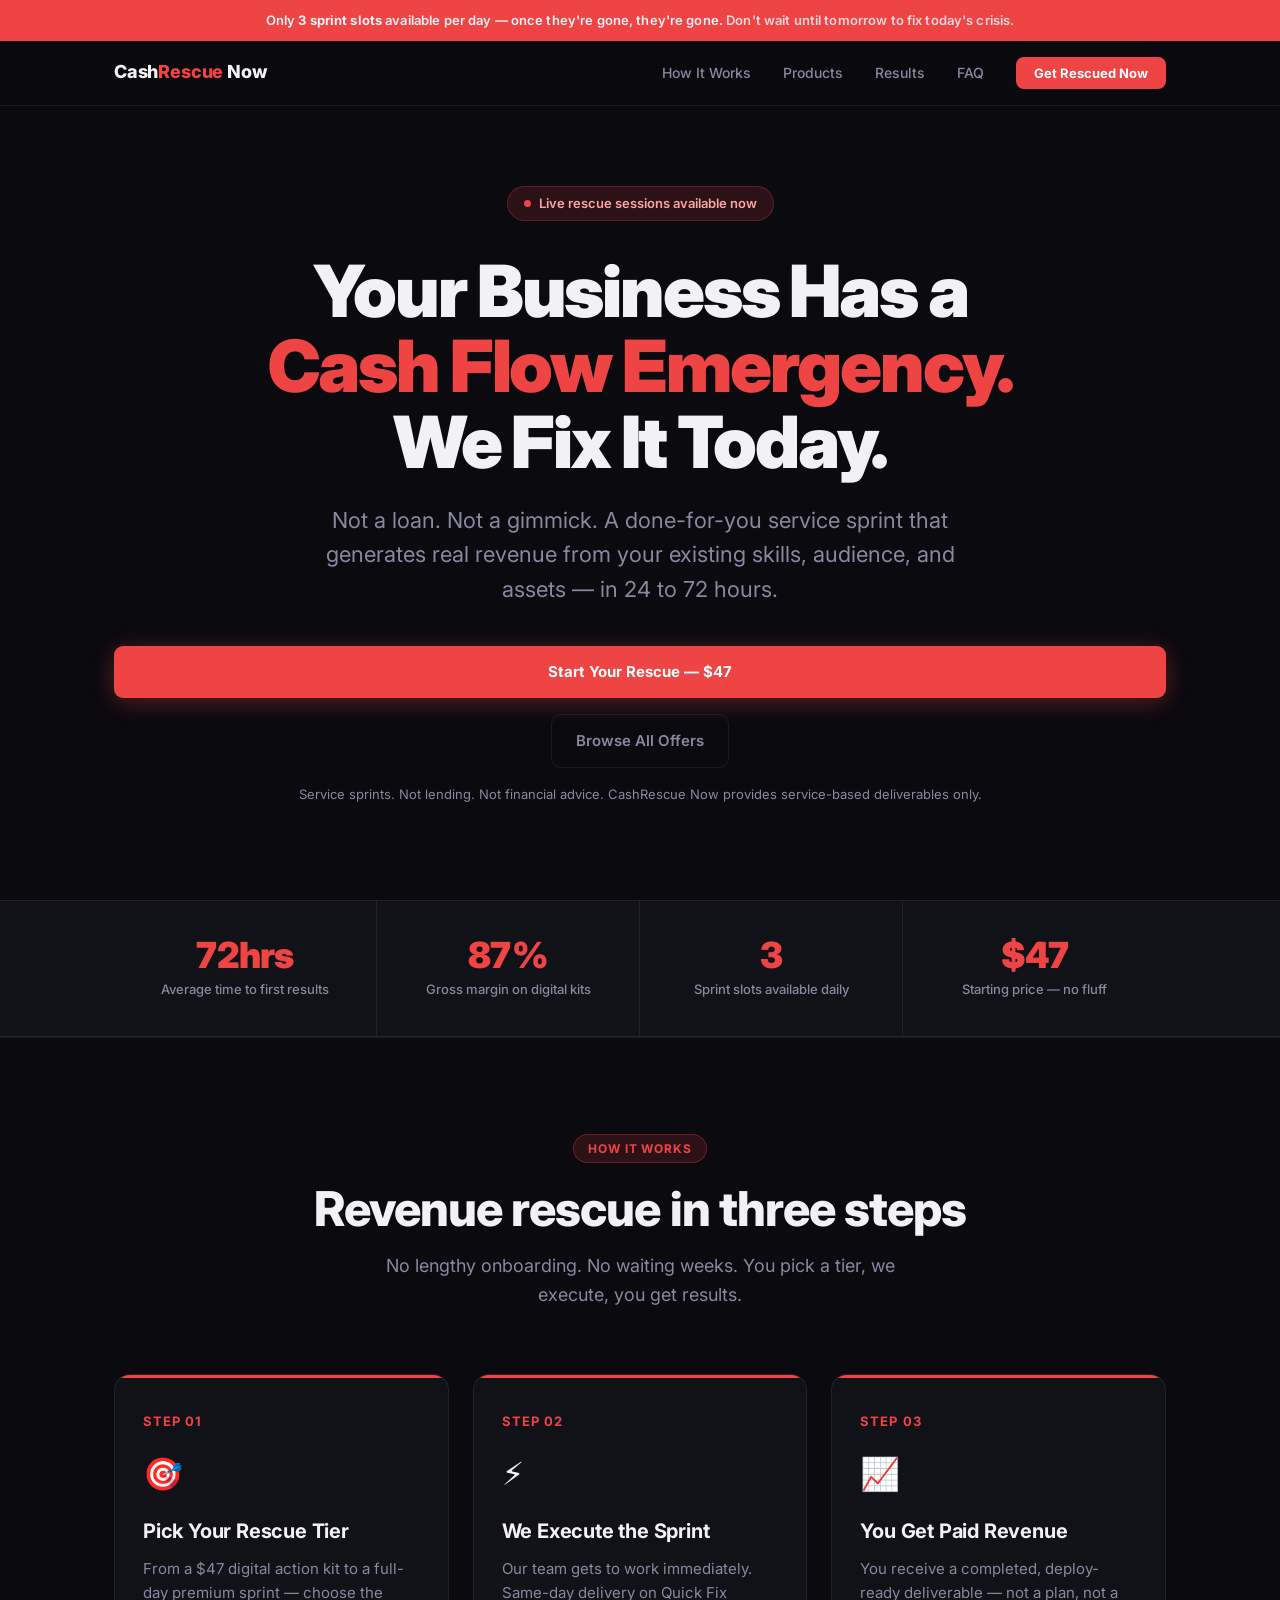
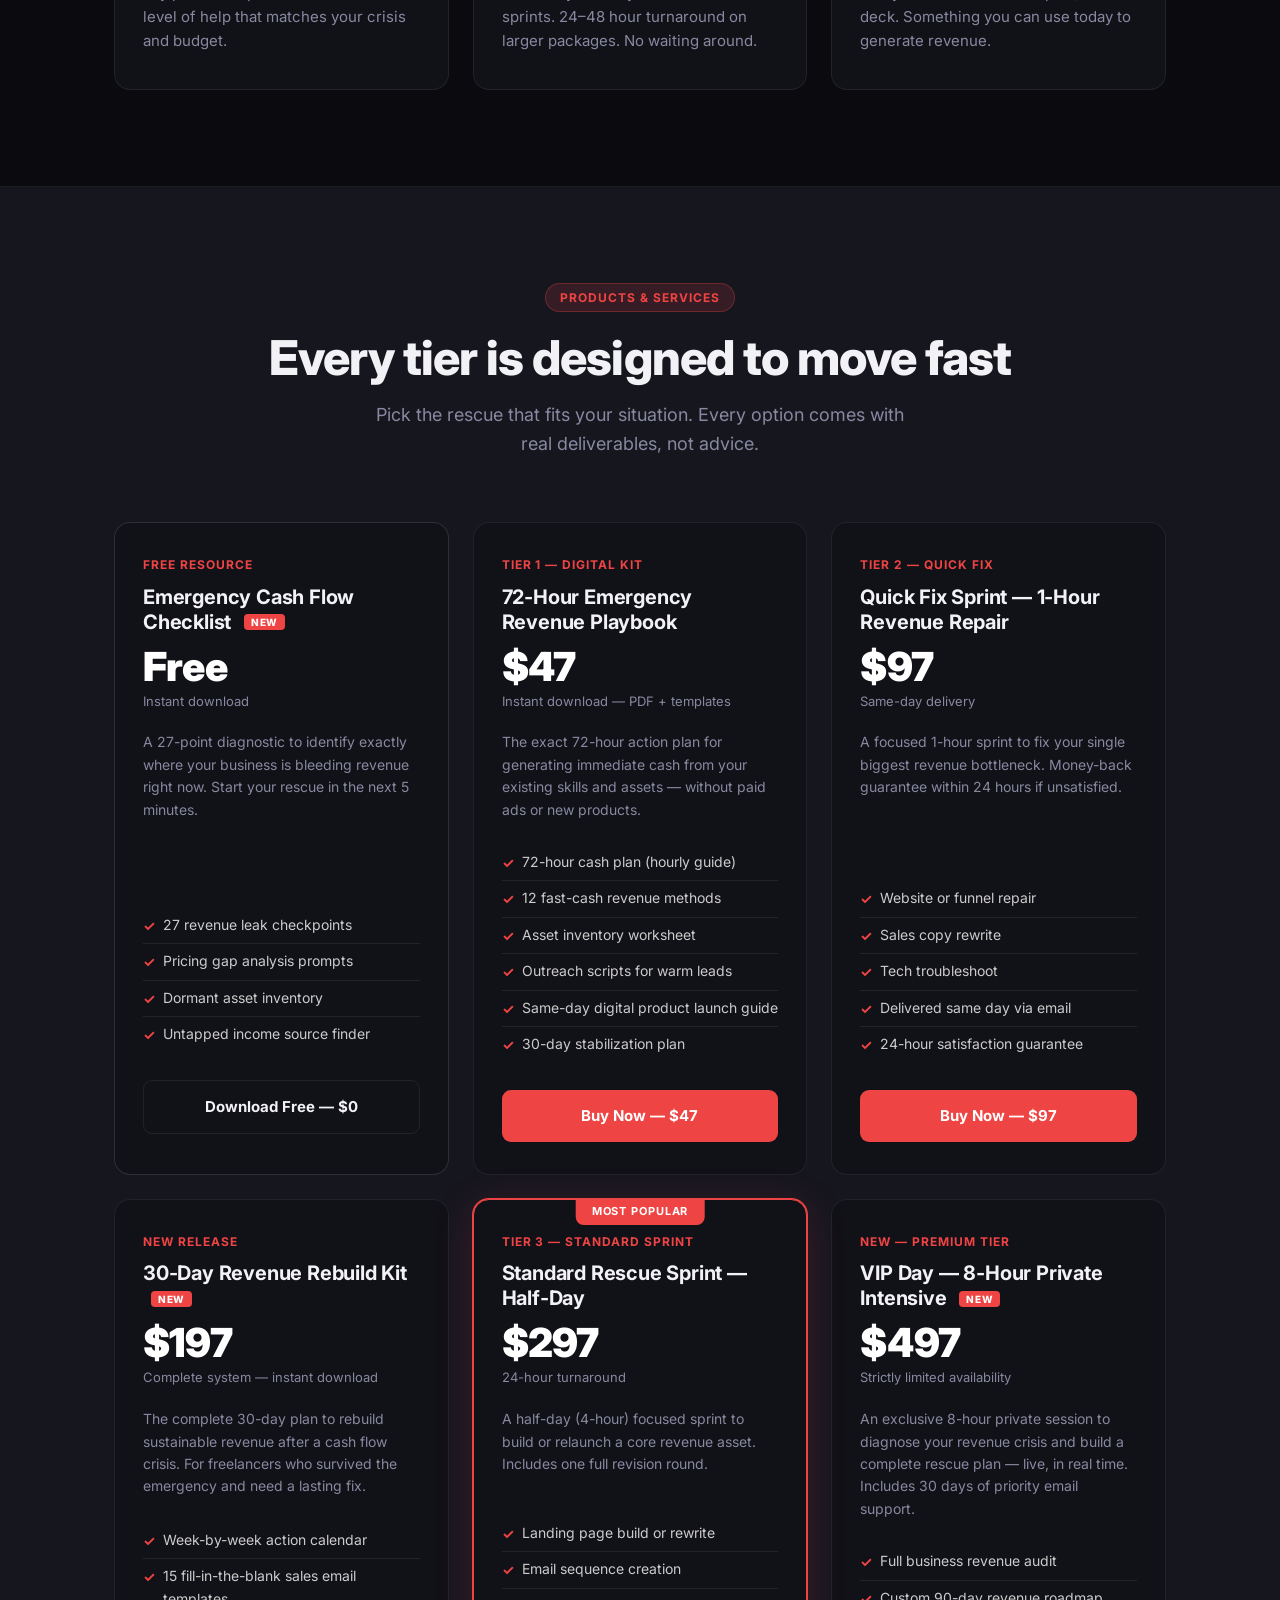
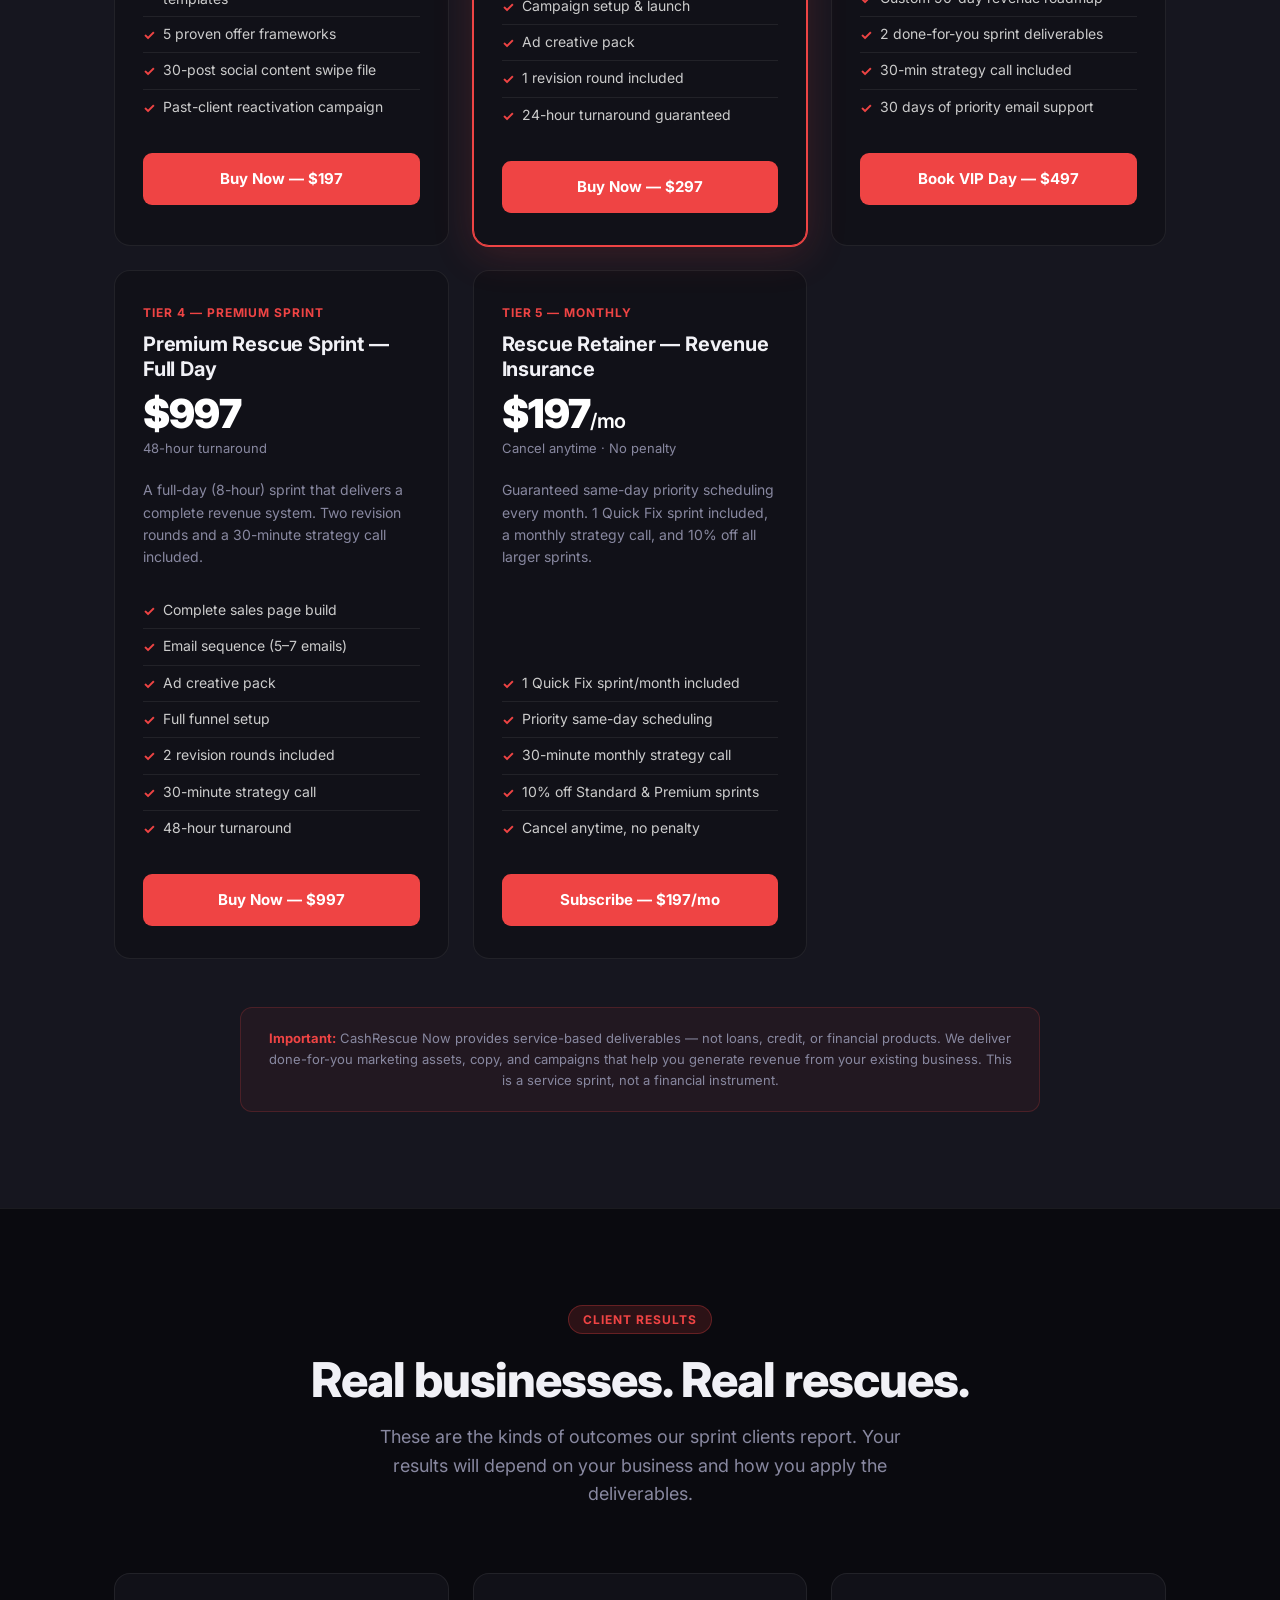
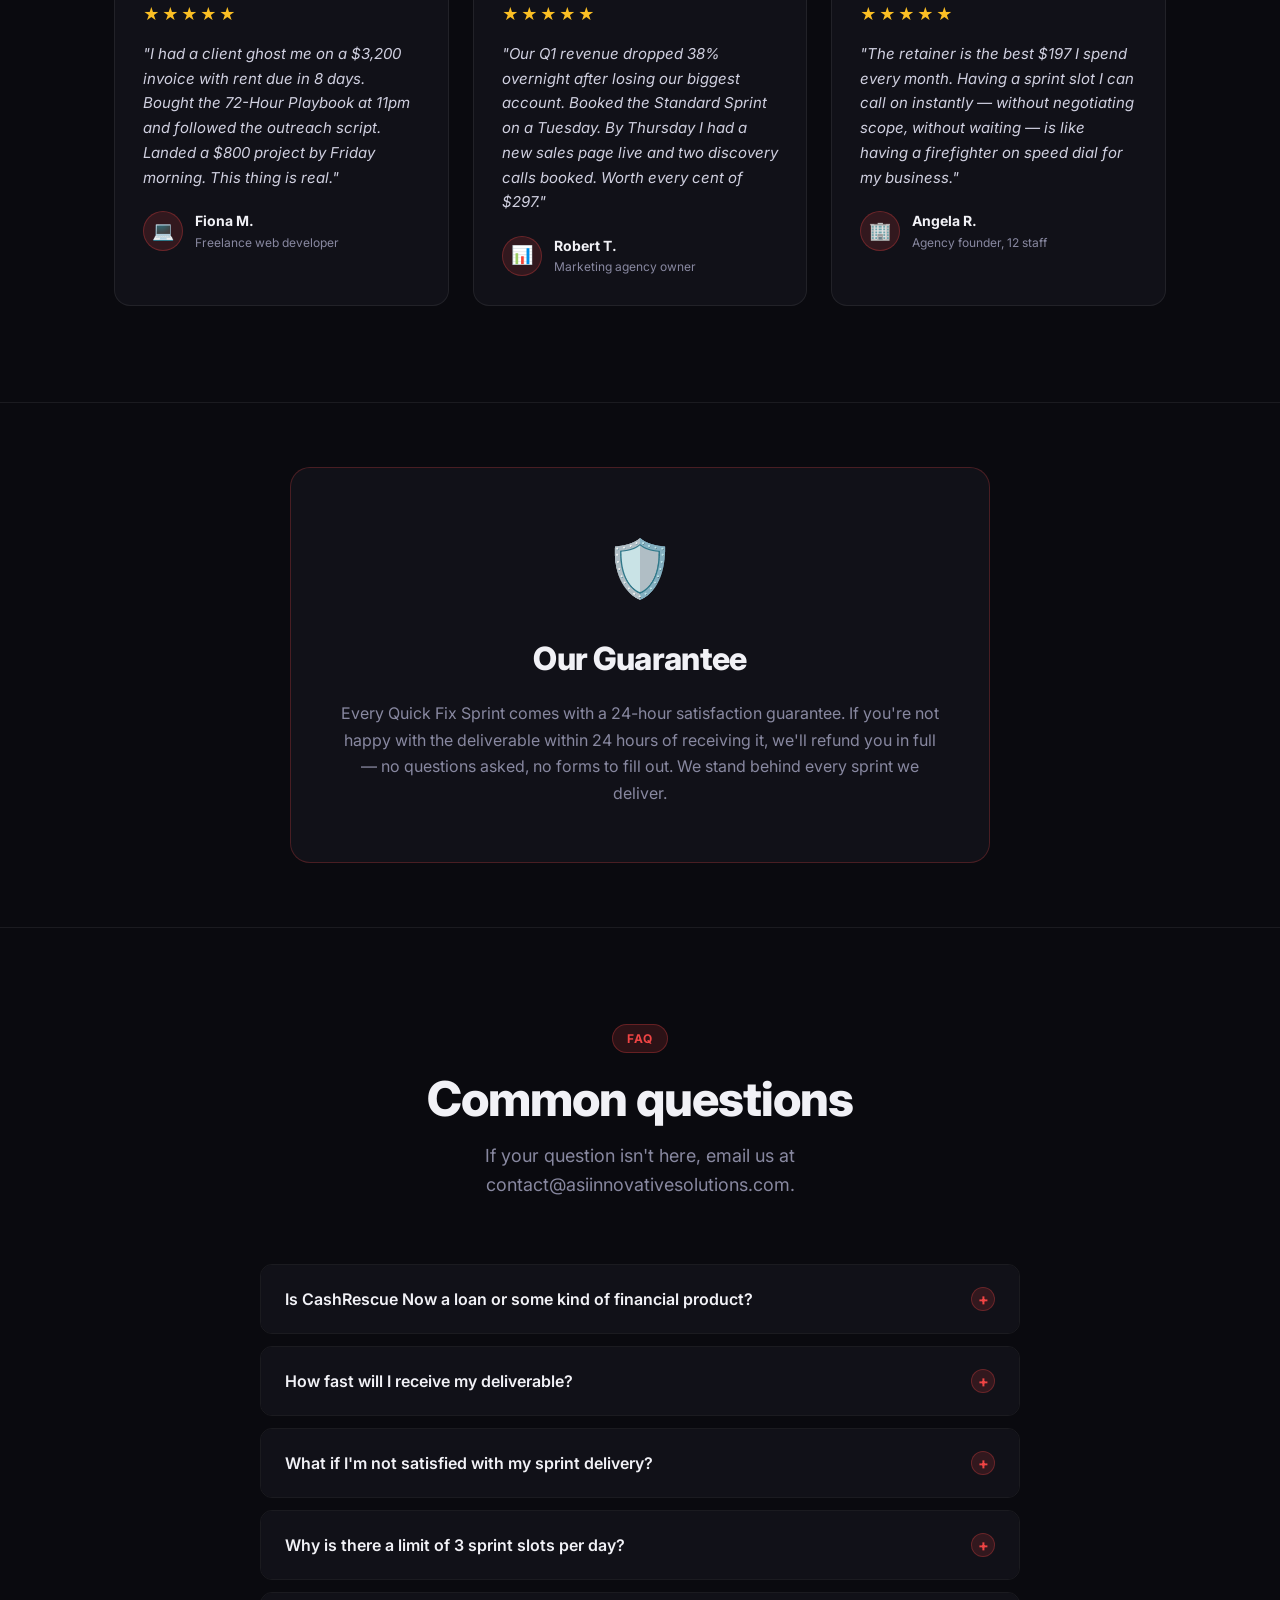
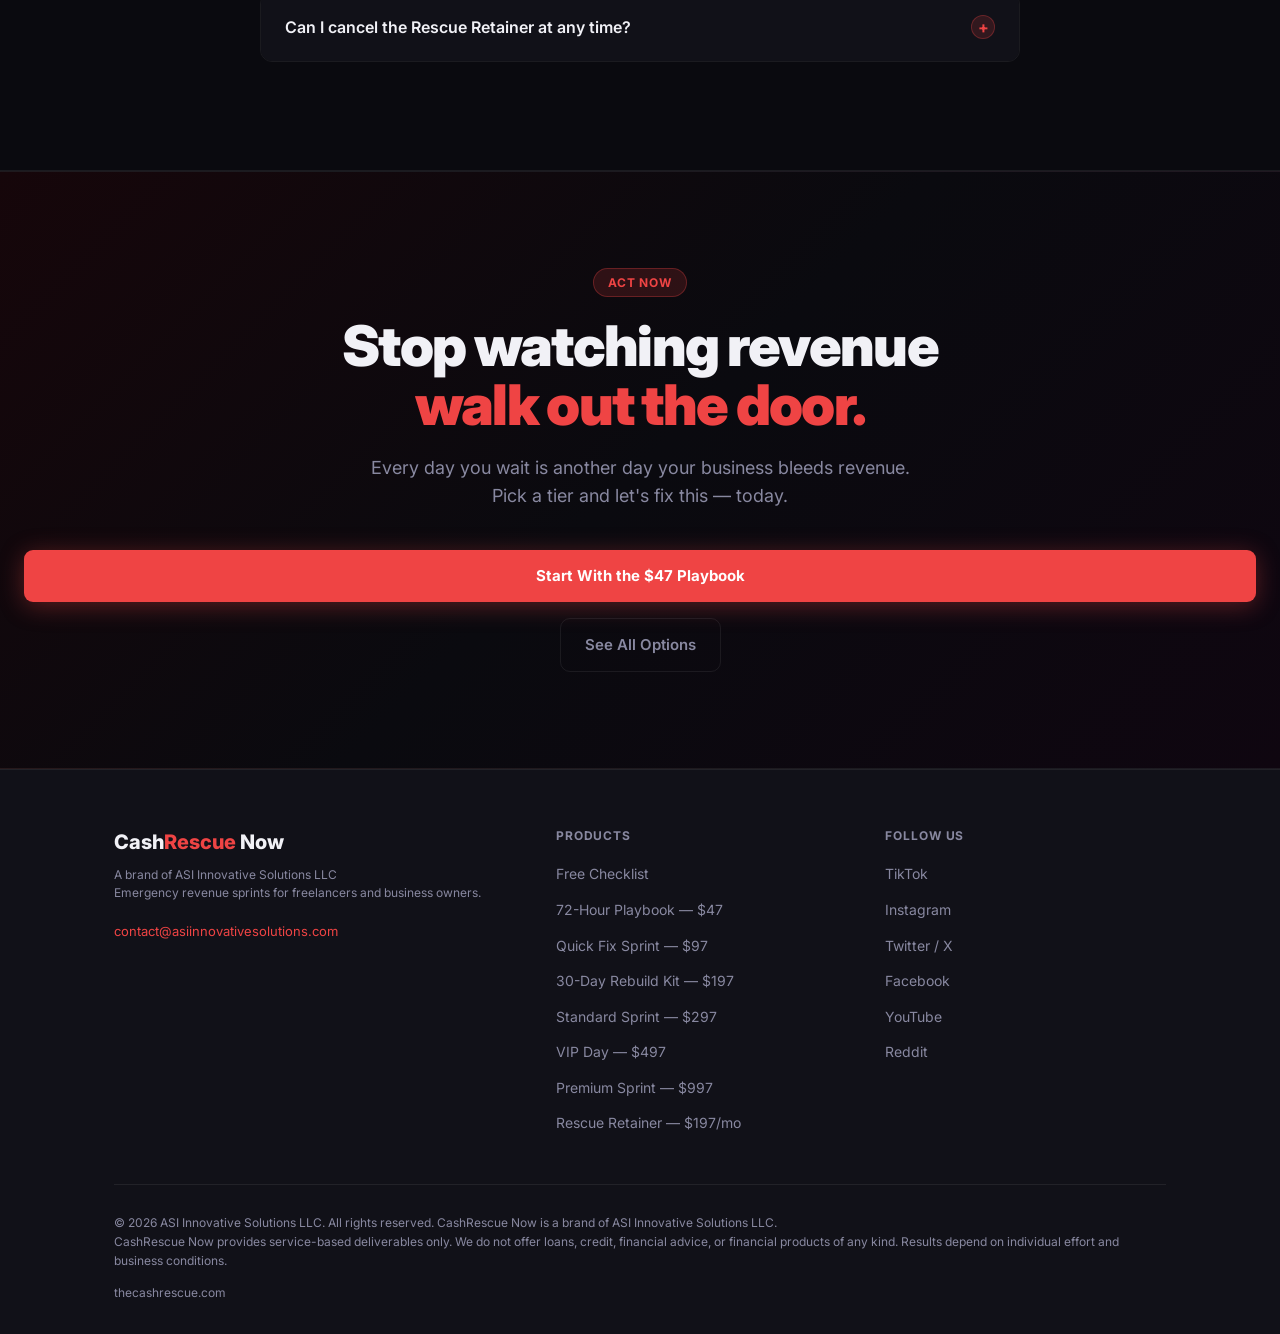
<file: index.html>
<!DOCTYPE html>
<html lang="en">
<head>
  <meta charset="UTF-8" />
  <meta name="viewport" content="width=device-width, initial-scale=1.0" />
  <title>CashRescue Now — Emergency Revenue Rescue for Freelancers &amp; Business Owners</title>
  <meta name="description" content="Your business has a cash flow emergency. CashRescue Now delivers done-for-you revenue sprints, digital kits, and action plans that generate results in 24–72 hours. Not a loan — a sprint." />
  <meta property="og:title" content="CashRescue Now — Fix Your Revenue Crisis Today" />
  <meta property="og:description" content="Emergency revenue sprints for freelancers and business owners. Digital kits, done-for-you campaigns, and same-day turnaround. Not a loan — a sprint." />
  <meta property="og:type" content="website" />
  <link rel="preconnect" href="https://fonts.googleapis.com" />
  <link rel="preconnect" href="https://fonts.gstatic.com" crossorigin />
  <link href="https://fonts.googleapis.com/css2?family=Inter:wght@400;500;600;700;800;900&display=swap" rel="stylesheet" />
<style>
    *, *::before, *::after { box-sizing: border-box; margin: 0; padding: 0; }

    :root {
      --bg:        #0a0a0f;
      --bg-card:   #111118;
      --bg-card2:  #16161f;
      --red:       #ef4444;
      --red-dark:  #dc2626;
      --red-glow:  rgba(239,68,68,0.15);
      --text:      #f1f1f6;
      --muted:     #8888a0;
      --border:    rgba(255,255,255,0.07);
      --white:     #ffffff;
    }

    html { scroll-behavior: smooth; }

    body {
      background-color: var(--bg);
      color: var(--text);
      font-family: 'Inter', system-ui, -apple-system, sans-serif;
      font-size: 16px;
      line-height: 1.6;
      -webkit-font-smoothing: antialiased;
    }

    a { color: inherit; text-decoration: none; }

    /* ── UTILITY ─────────────────────────────────────────────────────────── */
    .container {
      max-width: 1100px;
      margin: 0 auto;
      padding: 0 24px;
    }
    .section { padding: 96px 0; }
    .section--tight { padding: 64px 0; }
    .tag {
      display: inline-block;
      background: var(--red-glow);
      color: var(--red);
      border: 1px solid rgba(239,68,68,0.3);
      border-radius: 100px;
      font-size: 12px;
      font-weight: 700;
      letter-spacing: 0.08em;
      text-transform: uppercase;
      padding: 4px 14px;
      margin-bottom: 20px;
    }
    .badge-new {
      display: inline-block;
      background: var(--red);
      color: #fff;
      font-size: 10px;
      font-weight: 800;
      letter-spacing: 0.06em;
      text-transform: uppercase;
      border-radius: 4px;
      padding: 2px 7px;
      vertical-align: middle;
      margin-left: 8px;
      position: relative;
      top: -1px;
    }
    .divider {
      height: 1px;
      background: var(--border);
      margin: 0;
    }

    /* ── NAV ─────────────────────────────────────────────────────────────── */
    nav {
      position: sticky;
      top: 0;
      z-index: 100;
      background: rgba(10,10,15,0.92);
      backdrop-filter: blur(12px);
      -webkit-backdrop-filter: blur(12px);
      border-bottom: 1px solid var(--border);
    }
    .nav-inner {
      display: flex;
      align-items: center;
      justify-content: space-between;
      height: 64px;
    }
    .nav-logo {
      font-size: 18px;
      font-weight: 800;
      letter-spacing: -0.01em;
    }
    .nav-logo span { color: var(--red); }
    .nav-links {
      display: flex;
      align-items: center;
      gap: 32px;
      list-style: none;
    }
    .nav-links a {
      font-size: 14px;
      font-weight: 500;
      color: var(--muted);
      transition: color 0.2s;
    }
    .nav-links a:hover { color: var(--text); }
    .nav-cta {
      background: var(--red);
      color: #fff !important;
      font-weight: 700 !important;
      font-size: 13px !important;
      padding: 8px 18px;
      border-radius: 8px;
      transition: background 0.2s, transform 0.15s !important;
    }
    .nav-cta:hover { background: var(--red-dark) !important; transform: translateY(-1px); }
    .nav-mobile-toggle { display: none; cursor: pointer; }

    @media (max-width: 720px) {
      .nav-links { display: none; }
      .nav-mobile-toggle { display: block; }
      .nav-links.open {
        display: flex;
        flex-direction: column;
        position: absolute;
        top: 64px; left: 0; right: 0;
        background: #111118;
        border-bottom: 1px solid var(--border);
        padding: 20px 24px;
        gap: 20px;
        align-items: flex-start;
      }
    }

    /* ── ALERT BANNER ────────────────────────────────────────────────────── */
    .alert-banner {
      background: var(--red);
      text-align: center;
      padding: 10px 24px;
      font-size: 13px;
      font-weight: 600;
      letter-spacing: 0.01em;
    }
    .alert-banner span { opacity: 0.85; }

    /* ── HERO ────────────────────────────────────────────────────────────── */
    .hero {
      padding: 80px 0 96px;
      text-align: center;
    }
    .hero-eyebrow {
      display: inline-flex;
      align-items: center;
      gap: 8px;
      background: var(--red-glow);
      border: 1px solid rgba(239,68,68,0.25);
      border-radius: 100px;
      padding: 6px 16px;
      font-size: 13px;
      font-weight: 600;
      color: #fca5a5;
      margin-bottom: 32px;
    }
    .hero-eyebrow::before {
      content: '';
      width: 7px; height: 7px;
      background: var(--red);
      border-radius: 50%;
      animation: pulse 1.6s infinite;
    }
    @keyframes pulse {
      0%, 100% { opacity: 1; transform: scale(1); }
      50%       { opacity: 0.5; transform: scale(0.8); }
    }
    .hero h1 {
      font-size: clamp(36px, 6vw, 72px);
      font-weight: 900;
      line-height: 1.05;
      letter-spacing: -0.03em;
      margin-bottom: 24px;
    }
    .hero h1 .highlight { color: var(--red); }
    .hero p.lead {
      font-size: clamp(17px, 2.5vw, 22px);
      color: var(--muted);
      max-width: 680px;
      margin: 0 auto 40px;
      line-height: 1.55;
    }
    .hero-disclaimer {
      font-size: 13px;
      color: var(--muted);
      margin-top: 16px;
    }
    .hero-cta-group {
      display: flex;
      align-items: center;
      justify-content: center;
      gap: 16px;
      flex-wrap: wrap;
    }
    .btn-primary {
      display: inline-flex;
      align-items: center;
      gap: 8px;
      background: var(--red);
      color: #fff;
      font-size: 16px;
      font-weight: 700;
      padding: 16px 32px;
      border-radius: 10px;
      border: none;
      cursor: pointer;
      transition: background 0.2s, transform 0.15s, box-shadow 0.2s;
      box-shadow: 0 4px 24px rgba(239,68,68,0.35);
      text-decoration: none;
    }
    .btn-primary:hover {
      background: var(--red-dark);
      transform: translateY(-2px);
      box-shadow: 0 8px 32px rgba(239,68,68,0.45);
    }
    .btn-ghost {
      display: inline-flex;
      align-items: center;
      gap: 8px;
      background: transparent;
      color: var(--muted);
      font-size: 15px;
      font-weight: 600;
      padding: 14px 24px;
      border-radius: 10px;
      border: 1px solid var(--border);
      cursor: pointer;
      transition: color 0.2s, border-color 0.2s;
      text-decoration: none;
    }
    .btn-ghost:hover { color: var(--text); border-color: rgba(255,255,255,0.15); }

    /* ── STATS BAR ───────────────────────────────────────────────────────── */
    .stats-bar {
      background: var(--bg-card);
      border-top: 1px solid var(--border);
      border-bottom: 1px solid var(--border);
    }
    .stats-inner {
      display: grid;
      grid-template-columns: repeat(4, 1fr);
      gap: 0;
    }
    .stat-item {
      padding: 36px 24px;
      text-align: center;
      border-right: 1px solid var(--border);
    }
    .stat-item:last-child { border-right: none; }
    .stat-number {
      font-size: 36px;
      font-weight: 900;
      color: var(--red);
      letter-spacing: -0.02em;
      line-height: 1;
      margin-bottom: 6px;
    }
    .stat-label {
      font-size: 13px;
      color: var(--muted);
      font-weight: 500;
    }
    @media (max-width: 640px) {
      .stats-inner { grid-template-columns: repeat(2, 1fr); }
      .stat-item:nth-child(2) { border-right: none; }
      .stat-item:nth-child(3) { border-right: 1px solid var(--border); }
      .stat-item { border-bottom: 1px solid var(--border); }
      .stat-item:nth-child(3), .stat-item:nth-child(4) { border-bottom: none; }
    }

    /* ── HOW IT WORKS ────────────────────────────────────────────────────── */
    .section-header { text-align: center; margin-bottom: 64px; }
    .section-header h2 {
      font-size: clamp(28px, 4vw, 48px);
      font-weight: 800;
      letter-spacing: -0.02em;
      margin-bottom: 16px;
      line-height: 1.1;
    }
    .section-header p {
      font-size: 18px;
      color: var(--muted);
      max-width: 560px;
      margin: 0 auto;
    }
    .steps-grid {
      display: grid;
      grid-template-columns: repeat(3, 1fr);
      gap: 24px;
    }
    .step-card {
      background: var(--bg-card);
      border: 1px solid var(--border);
      border-radius: 16px;
      padding: 36px 28px;
      position: relative;
      overflow: hidden;
    }
    .step-card::before {
      content: '';
      position: absolute;
      top: 0; left: 0; right: 0;
      height: 3px;
      background: var(--red);
    }
    .step-number {
      font-size: 13px;
      font-weight: 700;
      color: var(--red);
      text-transform: uppercase;
      letter-spacing: 0.08em;
      margin-bottom: 16px;
    }
    .step-icon {
      font-size: 32px;
      margin-bottom: 16px;
      display: block;
    }
    .step-card h3 {
      font-size: 20px;
      font-weight: 700;
      margin-bottom: 10px;
      letter-spacing: -0.01em;
    }
    .step-card p { font-size: 15px; color: var(--muted); line-height: 1.6; }
    @media (max-width: 768px) { .steps-grid { grid-template-columns: 1fr; } }

    /* ── PRODUCTS ────────────────────────────────────────────────────────── */
    .products-section { background: var(--bg-card2); }
    .products-grid {
      display: grid;
      grid-template-columns: repeat(3, 1fr);
      gap: 24px;
    }
    .product-card {
      background: var(--bg-card);
      border: 1px solid var(--border);
      border-radius: 16px;
      padding: 32px 28px;
      display: flex;
      flex-direction: column;
      transition: border-color 0.2s, transform 0.2s;
    }
    .product-card:hover {
      border-color: rgba(239,68,68,0.3);
      transform: translateY(-4px);
    }
    .product-card.featured {
      border-color: var(--red);
      box-shadow: 0 0 0 1px var(--red), 0 8px 40px rgba(239,68,68,0.18);
      position: relative;
    }
    .featured-label {
      position: absolute;
      top: -1px; left: 50%; transform: translateX(-50%);
      background: var(--red);
      color: #fff;
      font-size: 11px;
      font-weight: 700;
      letter-spacing: 0.08em;
      text-transform: uppercase;
      padding: 4px 16px;
      border-radius: 0 0 8px 8px;
    }
    .product-tier {
      font-size: 12px;
      font-weight: 700;
      color: var(--red);
      text-transform: uppercase;
      letter-spacing: 0.08em;
      margin-bottom: 10px;
    }
    .product-card h3 {
      font-size: 20px;
      font-weight: 700;
      letter-spacing: -0.01em;
      margin-bottom: 12px;
      line-height: 1.25;
    }
    .product-price {
      font-size: 40px;
      font-weight: 900;
      letter-spacing: -0.02em;
      color: var(--white);
      margin-bottom: 4px;
      line-height: 1;
    }
    .product-price-note {
      font-size: 13px;
      color: var(--muted);
      margin-bottom: 20px;
    }
    .product-desc {
      font-size: 14px;
      color: var(--muted);
      line-height: 1.6;
      flex: 1;
      margin-bottom: 24px;
    }
    .product-features {
      list-style: none;
      margin-bottom: 28px;
    }
    .product-features li {
      font-size: 14px;
      color: #ccc;
      padding: 6px 0;
      border-bottom: 1px solid var(--border);
      display: flex;
      align-items: flex-start;
      gap: 8px;
    }
    .product-features li:last-child { border-bottom: none; }
    .product-features li::before {
      content: '✓';
      color: var(--red);
      font-weight: 700;
      flex-shrink: 0;
      margin-top: 1px;
    }
    .buy-btn {
      display: block;
      width: 100%;
      background: var(--red);
      color: #fff;
      font-size: 15px;
      font-weight: 700;
      padding: 14px 20px;
      border-radius: 9px;
      text-align: center;
      transition: background 0.2s, transform 0.15s;
      cursor: pointer;
      border: none;
    }
    .buy-btn:hover {
      background: var(--red-dark);
      transform: translateY(-1px);
    }
    .product-card.free-card { border-color: rgba(255,255,255,0.12); }
    .product-card.free-card .buy-btn {
      background: transparent;
      border: 1px solid var(--border);
      color: var(--text);
    }
    .product-card.free-card .buy-btn:hover {
      border-color: rgba(255,255,255,0.25);
      background: rgba(255,255,255,0.04);
      transform: translateY(-1px);
    }
    .new-product-note {
      font-size: 11px;
      color: var(--muted);
      text-align: center;
      margin-top: 8px;
      font-style: italic;
    }
    @media (max-width: 960px) { .products-grid { grid-template-columns: repeat(2, 1fr); } }
    @media (max-width: 600px) { .products-grid { grid-template-columns: 1fr; } }

    /* ── COMPLIANCE DISCLAIMER ───────────────────────────────────────────── */
    .compliance-box {
      background: rgba(239,68,68,0.06);
      border: 1px solid rgba(239,68,68,0.2);
      border-radius: 12px;
      padding: 20px 24px;
      margin-top: 48px;
      font-size: 13px;
      color: var(--muted);
      text-align: center;
      max-width: 800px;
      margin-left: auto;
      margin-right: auto;
    }
    .compliance-box strong { color: var(--red); }

    /* ── SOCIAL PROOF ────────────────────────────────────────────────────── */
    .testimonials-grid {
      display: grid;
      grid-template-columns: repeat(3, 1fr);
      gap: 24px;
    }
    .testimonial-card {
      background: var(--bg-card);
      border: 1px solid var(--border);
      border-radius: 16px;
      padding: 28px;
    }
    .stars {
      color: #fbbf24;
      font-size: 16px;
      letter-spacing: 2px;
      margin-bottom: 14px;
    }
    .testimonial-text {
      font-size: 15px;
      color: #d0d0e0;
      line-height: 1.65;
      margin-bottom: 20px;
      font-style: italic;
    }
    .testimonial-author {
      display: flex;
      align-items: center;
      gap: 12px;
    }
    .author-avatar {
      width: 40px; height: 40px;
      border-radius: 50%;
      background: var(--red-glow);
      border: 1px solid rgba(239,68,68,0.3);
      display: flex;
      align-items: center;
      justify-content: center;
      font-size: 18px;
      flex-shrink: 0;
    }
    .author-name {
      font-size: 14px;
      font-weight: 700;
      color: var(--text);
    }
    .author-title {
      font-size: 12px;
      color: var(--muted);
    }
    @media (max-width: 860px) { .testimonials-grid { grid-template-columns: 1fr; } }

    /* ── GUARANTEE ───────────────────────────────────────────────────────── */
    .guarantee-box {
      background: var(--bg-card);
      border: 1px solid rgba(239,68,68,0.25);
      border-radius: 20px;
      padding: 56px 48px;
      text-align: center;
      max-width: 700px;
      margin: 0 auto;
    }
    .guarantee-icon { font-size: 56px; margin-bottom: 20px; }
    .guarantee-box h2 {
      font-size: 32px;
      font-weight: 800;
      letter-spacing: -0.02em;
      margin-bottom: 16px;
    }
    .guarantee-box p {
      font-size: 16px;
      color: var(--muted);
      line-height: 1.65;
    }
    @media (max-width: 600px) { .guarantee-box { padding: 36px 24px; } }

    /* ── FAQ ─────────────────────────────────────────────────────────────── */
    .faq-list { max-width: 760px; margin: 0 auto; }
    .faq-item {
      border: 1px solid var(--border);
      border-radius: 12px;
      margin-bottom: 12px;
      overflow: hidden;
    }
    .faq-question {
      width: 100%;
      background: var(--bg-card);
      border: none;
      color: var(--text);
      text-align: left;
      padding: 22px 24px;
      font-size: 16px;
      font-weight: 600;
      cursor: pointer;
      display: flex;
      justify-content: space-between;
      align-items: center;
      gap: 16px;
      transition: background 0.2s;
      font-family: inherit;
    }
    .faq-question:hover { background: var(--bg-card2); }
    .faq-icon {
      width: 24px; height: 24px;
      flex-shrink: 0;
      border-radius: 50%;
      background: var(--red-glow);
      border: 1px solid rgba(239,68,68,0.3);
      display: flex;
      align-items: center;
      justify-content: center;
      color: var(--red);
      font-size: 16px;
      font-weight: 700;
      transition: transform 0.25s;
    }
    .faq-item.open .faq-icon { transform: rotate(45deg); }
    .faq-answer {
      max-height: 0;
      overflow: hidden;
      transition: max-height 0.3s ease, padding 0.3s;
      background: var(--bg-card);
    }
    .faq-item.open .faq-answer { max-height: 400px; }
    .faq-answer-inner {
      padding: 0 24px 24px;
      font-size: 15px;
      color: var(--muted);
      line-height: 1.7;
    }

    /* ── CTA SECTION ─────────────────────────────────────────────────────── */
    .cta-section {
      background: linear-gradient(135deg, #16060a 0%, #0a0a0f 50%, #0f0610 100%);
      border-top: 1px solid var(--border);
      border-bottom: 1px solid var(--border);
    }
    .cta-inner {
      text-align: center;
      padding: 96px 24px;
    }
    .cta-inner h2 {
      font-size: clamp(30px, 5vw, 56px);
      font-weight: 900;
      letter-spacing: -0.03em;
      margin-bottom: 20px;
      line-height: 1.05;
    }
    .cta-inner h2 .highlight { color: var(--red); }
    .cta-inner p {
      font-size: 18px;
      color: var(--muted);
      max-width: 540px;
      margin: 0 auto 40px;
      line-height: 1.55;
    }

    /* ── FOOTER ──────────────────────────────────────────────────────────── */
    footer {
      background: var(--bg-card);
      border-top: 1px solid var(--border);
      padding: 56px 0 32px;
    }
    .footer-top {
      display: grid;
      grid-template-columns: 1.4fr 1fr 1fr;
      gap: 48px;
      margin-bottom: 48px;
    }
    .footer-brand-name {
      font-size: 20px;
      font-weight: 800;
      margin-bottom: 8px;
    }
    .footer-brand-name span { color: var(--red); }
    .footer-brand-sub {
      font-size: 12px;
      color: var(--muted);
      margin-bottom: 16px;
      line-height: 1.5;
    }
    .footer-contact a {
      font-size: 13px;
      color: var(--red);
      transition: opacity 0.2s;
    }
    .footer-contact a:hover { opacity: 0.75; }
    .footer-col-title {
      font-size: 12px;
      font-weight: 700;
      text-transform: uppercase;
      letter-spacing: 0.08em;
      color: var(--muted);
      margin-bottom: 16px;
    }
    .footer-links {
      list-style: none;
      display: flex;
      flex-direction: column;
      gap: 10px;
    }
    .footer-links a {
      font-size: 14px;
      color: var(--muted);
      transition: color 0.2s;
    }
    .footer-links a:hover { color: var(--text); }
    .footer-bottom {
      border-top: 1px solid var(--border);
      padding-top: 28px;
      display: flex;
      align-items: center;
      justify-content: space-between;
      flex-wrap: wrap;
      gap: 12px;
    }
    .footer-legal {
      font-size: 12px;
      color: var(--muted);
      line-height: 1.6;
    }
    .footer-legal a { color: var(--muted); text-decoration: underline; }
    @media (max-width: 700px) {
      .footer-top { grid-template-columns: 1fr; gap: 32px; }
      .footer-bottom { flex-direction: column; align-items: flex-start; }
    }
  </style>
</head>
<body>

  <!-- ALERT BANNER -->
  <div class="alert-banner">
    Only <strong>3 sprint slots</strong> available per day — once they're gone, they're gone.
    <span>Don't wait until tomorrow to fix today's crisis.</span>
  </div>

  <!-- NAV -->
  <nav>
    <div class="container">
      <div class="nav-inner">
        <div class="nav-logo">Cash<span>Rescue</span> Now</div>
        <ul class="nav-links" id="navLinks">
          <li><a href="#how-it-works">How It Works</a></li>
          <li><a href="#products">Products</a></li>
          <li><a href="#testimonials">Results</a></li>
          <li><a href="#faq">FAQ</a></li>
          <li><a href="#products" class="nav-cta">Get Rescued Now</a></li>
        </ul>
        <button class="nav-mobile-toggle" aria-label="Toggle menu" onclick="document.getElementById('navLinks').classList.toggle('open')">
          <svg width="22" height="22" viewBox="0 0 22 22" fill="none">
            <rect y="4" width="22" height="2" rx="1" fill="#f1f1f6"/>
            <rect y="10" width="22" height="2" rx="1" fill="#f1f1f6"/>
            <rect y="16" width="22" height="2" rx="1" fill="#f1f1f6"/>
          </svg>
        </button>
      </div>
    </div>
  </nav>

  <!-- HERO -->
  <section class="hero">
    <div class="container">
      <div class="hero-eyebrow">Live rescue sessions available now</div>
      <h1>
        Your Business Has a<br />
        <span class="highlight">Cash Flow Emergency.</span><br />
        We Fix It Today.
      </h1>
      <p class="lead">
        Not a loan. Not a gimmick. A done-for-you service sprint that generates real revenue from your existing skills, audience, and assets — in 24 to 72 hours.
      </p>
      <div class="hero-cta-group">
        <a class="btn-primary buy-btn" href="https://buy.stripe.com/00wdRa5AL7aG1raefk2880q">
          Start Your Rescue — $47
        </a>
        <a class="btn-ghost" href="#products">Browse All Offers</a>
      </div>
      <p class="hero-disclaimer">
        Service sprints. Not lending. Not financial advice.
        CashRescue Now provides service-based deliverables only.
      </p>
    </div>
  </section>

  <!-- STATS -->
  <div class="stats-bar">
    <div class="container">
      <div class="stats-inner">
        <div class="stat-item">
          <div class="stat-number">72hrs</div>
          <div class="stat-label">Average time to first results</div>
        </div>
        <div class="stat-item">
          <div class="stat-number">87%</div>
          <div class="stat-label">Gross margin on digital kits</div>
        </div>
        <div class="stat-item">
          <div class="stat-number">3</div>
          <div class="stat-label">Sprint slots available daily</div>
        </div>
        <div class="stat-item">
          <div class="stat-number">$47</div>
          <div class="stat-label">Starting price — no fluff</div>
        </div>
      </div>
    </div>
  </div>

  <div class="divider"></div>

  <!-- HOW IT WORKS -->
  <section class="section" id="how-it-works">
    <div class="container">
      <div class="section-header">
        <div class="tag">How It Works</div>
        <h2>Revenue rescue in three steps</h2>
        <p>No lengthy onboarding. No waiting weeks. You pick a tier, we execute, you get results.</p>
      </div>
      <div class="steps-grid">
        <div class="step-card">
          <div class="step-number">Step 01</div>
          <span class="step-icon">🎯</span>
          <h3>Pick Your Rescue Tier</h3>
          <p>From a $47 digital action kit to a full-day premium sprint — choose the level of help that matches your crisis and budget.</p>
        </div>
        <div class="step-card">
          <div class="step-number">Step 02</div>
          <span class="step-icon">⚡</span>
          <h3>We Execute the Sprint</h3>
          <p>Our team gets to work immediately. Same-day delivery on Quick Fix sprints. 24–48 hour turnaround on larger packages. No waiting around.</p>
        </div>
        <div class="step-card">
          <div class="step-number">Step 03</div>
          <span class="step-icon">📈</span>
          <h3>You Get Paid Revenue</h3>
          <p>You receive a completed, deploy-ready deliverable — not a plan, not a deck. Something you can use today to generate revenue.</p>
        </div>
      </div>
    </div>
  </section>

  <div class="divider"></div>

  <!-- PRODUCTS -->
  <section class="section products-section" id="products">
    <div class="container">
      <div class="section-header">
        <div class="tag">Products &amp; Services</div>
        <h2>Every tier is designed to move fast</h2>
        <p>Pick the rescue that fits your situation. Every option comes with real deliverables, not advice.</p>
      </div>

      <div class="products-grid">

        <!-- FREE CHECKLIST -->
        <!-- NEW PRODUCT - needs Gumroad listing -->
        <div class="product-card free-card">
          <div class="product-tier">Free Resource</div>
          <h3>Emergency Cash Flow Checklist <span class="badge-new">New</span></h3>
          <div class="product-price">Free</div>
          <div class="product-price-note">Instant download</div>
          <p class="product-desc">A 27-point diagnostic to identify exactly where your business is bleeding revenue right now. Start your rescue in the next 5 minutes.</p>
          <ul class="product-features">
            <li>27 revenue leak checkpoints</li>
            <li>Pricing gap analysis prompts</li>
            <li>Dormant asset inventory</li>
            <li>Untapped income source finder</li>
          </ul>
          <a class="buy-btn" href="https://buy.stripe.com/00wdRa5AL7aG1raefk2880q">Download Free — $0</a>
          <p class="new-product-note"><!-- NEW PRODUCT - needs Gumroad listing --></p>
        </div>

        <!-- 72-HOUR PLAYBOOK -->
        <div class="product-card">
          <div class="product-tier">Tier 1 — Digital Kit</div>
          <h3>72-Hour Emergency Revenue Playbook</h3>
          <div class="product-price">$47</div>
          <div class="product-price-note">Instant download — PDF + templates</div>
          <p class="product-desc">The exact 72-hour action plan for generating immediate cash from your existing skills and assets — without paid ads or new products.</p>
          <ul class="product-features">
            <li>72-hour cash plan (hourly guide)</li>
            <li>12 fast-cash revenue methods</li>
            <li>Asset inventory worksheet</li>
            <li>Outreach scripts for warm leads</li>
            <li>Same-day digital product launch guide</li>
            <li>30-day stabilization plan</li>
          </ul>
          <a class="buy-btn" href="https://buy.stripe.com/00wdRa5AL7aG1raefk2880q">Buy Now — $47</a>
        </div>

        <!-- QUICK FIX SPRINT -->
        <div class="product-card">
          <div class="product-tier">Tier 2 — Quick Fix</div>
          <h3>Quick Fix Sprint — 1-Hour Revenue Repair</h3>
          <div class="product-price">$97</div>
          <div class="product-price-note">Same-day delivery</div>
          <p class="product-desc">A focused 1-hour sprint to fix your single biggest revenue bottleneck. Money-back guarantee within 24 hours if unsatisfied.</p>
          <ul class="product-features">
            <li>Website or funnel repair</li>
            <li>Sales copy rewrite</li>
            <li>Tech troubleshoot</li>
            <li>Delivered same day via email</li>
            <li>24-hour satisfaction guarantee</li>
          </ul>
          <a class="buy-btn" href="https://buy.stripe.com/00wdRa5AL7aG1raefk2880q">Buy Now — $97</a>
        </div>

        <!-- 30-DAY REBUILD KIT -->
        <!-- NEW PRODUCT - needs Gumroad listing -->
        <div class="product-card">
          <div class="product-tier">New Release</div>
          <h3>30-Day Revenue Rebuild Kit <span class="badge-new">New</span></h3>
          <div class="product-price">$197</div>
          <div class="product-price-note">Complete system — instant download</div>
          <p class="product-desc">The complete 30-day plan to rebuild sustainable revenue after a cash flow crisis. For freelancers who survived the emergency and need a lasting fix.</p>
          <ul class="product-features">
            <li>Week-by-week action calendar</li>
            <li>15 fill-in-the-blank sales email templates</li>
            <li>5 proven offer frameworks</li>
            <li>30-post social content swipe file</li>
            <li>Past-client reactivation campaign</li>
          </ul>
          <a class="buy-btn" href="https://buy.stripe.com/9B6aEY4wH66C8TC7QW2880r">Buy Now — $197</a>
          <p class="new-product-note"><!-- NEW PRODUCT - needs Gumroad listing --></p>
        </div>

        <!-- STANDARD SPRINT -->
        <div class="product-card featured">
          <div class="featured-label">Most Popular</div>
          <div class="product-tier">Tier 3 — Standard Sprint</div>
          <h3>Standard Rescue Sprint — Half-Day</h3>
          <div class="product-price">$297</div>
          <div class="product-price-note">24-hour turnaround</div>
          <p class="product-desc">A half-day (4-hour) focused sprint to build or relaunch a core revenue asset. Includes one full revision round.</p>
          <ul class="product-features">
            <li>Landing page build or rewrite</li>
            <li>Email sequence creation</li>
            <li>Campaign setup &amp; launch</li>
            <li>Ad creative pack</li>
            <li>1 revision round included</li>
            <li>24-hour turnaround guaranteed</li>
          </ul>
          <a class="buy-btn" href="https://buy.stripe.com/9B6aEY4wH66C8TC7QW2880r">Buy Now — $297</a>
        </div>

        <!-- VIP DAY -->
        <!-- NEW PRODUCT - needs Gumroad listing -->
        <div class="product-card">
          <div class="product-tier">New — Premium Tier</div>
          <h3>VIP Day — 8-Hour Private Intensive <span class="badge-new">New</span></h3>
          <div class="product-price">$497</div>
          <div class="product-price-note">Strictly limited availability</div>
          <p class="product-desc">An exclusive 8-hour private session to diagnose your revenue crisis and build a complete rescue plan — live, in real time. Includes 30 days of priority email support.</p>
          <ul class="product-features">
            <li>Full business revenue audit</li>
            <li>Custom 90-day revenue roadmap</li>
            <li>2 done-for-you sprint deliverables</li>
            <li>30-min strategy call included</li>
            <li>30 days of priority email support</li>
          </ul>
          <a class="buy-btn" href="https://buy.stripe.com/28EfZi5ALeD84Dm0ou2880s">Book VIP Day — $497</a>
          <p class="new-product-note"><!-- NEW PRODUCT - needs Gumroad listing --></p>
        </div>

        <!-- PREMIUM SPRINT -->
        <div class="product-card">
          <div class="product-tier">Tier 4 — Premium Sprint</div>
          <h3>Premium Rescue Sprint — Full Day</h3>
          <div class="product-price">$997</div>
          <div class="product-price-note">48-hour turnaround</div>
          <p class="product-desc">A full-day (8-hour) sprint that delivers a complete revenue system. Two revision rounds and a 30-minute strategy call included.</p>
          <ul class="product-features">
            <li>Complete sales page build</li>
            <li>Email sequence (5–7 emails)</li>
            <li>Ad creative pack</li>
            <li>Full funnel setup</li>
            <li>2 revision rounds included</li>
            <li>30-minute strategy call</li>
            <li>48-hour turnaround</li>
          </ul>
          <a class="buy-btn" href="https://buy.stripe.com/28EfZi5ALeD84Dm0ou2880s">Buy Now — $997</a>
        </div>

        <!-- RETAINER -->
        <div class="product-card">
          <div class="product-tier">Tier 5 — Monthly</div>
          <h3>Rescue Retainer — Revenue Insurance</h3>
          <div class="product-price">$197<span style="font-size:20px;font-weight:600;">/mo</span></div>
          <div class="product-price-note">Cancel anytime · No penalty</div>
          <p class="product-desc">Guaranteed same-day priority scheduling every month. 1 Quick Fix sprint included, a monthly strategy call, and 10% off all larger sprints.</p>
          <ul class="product-features">
            <li>1 Quick Fix sprint/month included</li>
            <li>Priority same-day scheduling</li>
            <li>30-minute monthly strategy call</li>
            <li>10% off Standard &amp; Premium sprints</li>
            <li>Cancel anytime, no penalty</li>
          </ul>
          <a class="buy-btn" href="https://buy.stripe.com/9B6aEY4wH66C8TC7QW2880r">Subscribe — $197/mo</a>
        </div>

      </div>

      <div class="compliance-box">
        <strong>Important:</strong> CashRescue Now provides service-based deliverables — not loans, credit, or financial products.
        We deliver done-for-you marketing assets, copy, and campaigns that help you generate revenue from your existing business.
        This is a service sprint, not a financial instrument.
      </div>

    </div>
  </section>

  <div class="divider"></div>

  <!-- TESTIMONIALS -->
  <section class="section" id="testimonials">
    <div class="container">
      <div class="section-header">
        <div class="tag">Client Results</div>
        <h2>Real businesses. Real rescues.</h2>
        <p>These are the kinds of outcomes our sprint clients report. Your results will depend on your business and how you apply the deliverables.</p>
      </div>
      <div class="testimonials-grid">
        <div class="testimonial-card">
          <div class="stars">★★★★★</div>
          <p class="testimonial-text">"I had a client ghost me on a $3,200 invoice with rent due in 8 days. Bought the 72-Hour Playbook at 11pm and followed the outreach script. Landed a $800 project by Friday morning. This thing is real."</p>
          <div class="testimonial-author">
            <div class="author-avatar">💻</div>
            <div>
              <div class="author-name">Fiona M.</div>
              <div class="author-title">Freelance web developer</div>
            </div>
          </div>
        </div>
        <div class="testimonial-card">
          <div class="stars">★★★★★</div>
          <p class="testimonial-text">"Our Q1 revenue dropped 38% overnight after losing our biggest account. Booked the Standard Sprint on a Tuesday. By Thursday I had a new sales page live and two discovery calls booked. Worth every cent of $297."</p>
          <div class="testimonial-author">
            <div class="author-avatar">📊</div>
            <div>
              <div class="author-name">Robert T.</div>
              <div class="author-title">Marketing agency owner</div>
            </div>
          </div>
        </div>
        <div class="testimonial-card">
          <div class="stars">★★★★★</div>
          <p class="testimonial-text">"The retainer is the best $197 I spend every month. Having a sprint slot I can call on instantly — without negotiating scope, without waiting — is like having a firefighter on speed dial for my business."</p>
          <div class="testimonial-author">
            <div class="author-avatar">🏢</div>
            <div>
              <div class="author-name">Angela R.</div>
              <div class="author-title">Agency founder, 12 staff</div>
            </div>
          </div>
        </div>
      </div>
    </div>
  </section>

  <div class="divider"></div>

  <!-- GUARANTEE -->
  <section class="section--tight">
    <div class="container">
      <div class="guarantee-box">
        <div class="guarantee-icon">🛡️</div>
        <h2>Our Guarantee</h2>
        <p>
          Every Quick Fix Sprint comes with a 24-hour satisfaction guarantee.
          If you're not happy with the deliverable within 24 hours of receiving it, we'll refund you in full — no questions asked, no forms to fill out.
          We stand behind every sprint we deliver.
        </p>
      </div>
    </div>
  </section>

  <div class="divider"></div>

  <!-- FAQ -->
  <section class="section" id="faq">
    <div class="container">
      <div class="section-header">
        <div class="tag">FAQ</div>
        <h2>Common questions</h2>
        <p>If your question isn't here, email us at contact@asiinnovativesolutions.com.</p>
      </div>
      <div class="faq-list">

        <div class="faq-item">
          <button class="faq-question" onclick="toggleFaq(this)">
            Is CashRescue Now a loan or some kind of financial product?
            <span class="faq-icon">+</span>
          </button>
          <div class="faq-answer">
            <div class="faq-answer-inner">
              No. CashRescue Now is a service business. We provide done-for-you marketing deliverables — sales pages, email sequences, ad creatives, campaign setups, and action plans. We do not offer loans, credit, advances, or any financial product. Our Terms of Service explicitly state that all purchases are for service-based deliverables only.
            </div>
          </div>
        </div>

        <div class="faq-item">
          <button class="faq-question" onclick="toggleFaq(this)">
            How fast will I receive my deliverable?
            <span class="faq-icon">+</span>
          </button>
          <div class="faq-answer">
            <div class="faq-answer-inner">
              Digital kits and the 72-Hour Playbook are instant downloads — you get access the moment your payment processes. Quick Fix Sprints are delivered same-day (within hours of your intake form). Standard Sprints are delivered within 24 hours. Premium Sprints are delivered within 48 hours. The Retainer guarantees same-day priority start for any sprint.
            </div>
          </div>
        </div>

        <div class="faq-item">
          <button class="faq-question" onclick="toggleFaq(this)">
            What if I'm not satisfied with my sprint delivery?
            <span class="faq-icon">+</span>
          </button>
          <div class="faq-answer">
            <div class="faq-answer-inner">
              Quick Fix Sprints come with a 24-hour satisfaction guarantee — full refund, no questions, if you're unsatisfied within 24 hours of delivery. Standard and Premium Sprints include revision rounds (1 and 2 respectively) to ensure the deliverable meets your needs. If after revisions you remain unsatisfied, contact us directly and we'll make it right.
            </div>
          </div>
        </div>

        <div class="faq-item">
          <button class="faq-question" onclick="toggleFaq(this)">
            Why is there a limit of 3 sprint slots per day?
            <span class="faq-icon">+</span>
          </button>
          <div class="faq-answer">
            <div class="faq-answer-inner">
              Quality is the entire point. When we take on a sprint, we give it our full focus — a rushed deliverable that doesn't generate revenue is worthless to you. By capping sprints at 3 per day, we guarantee every client gets a properly executed deliverable, not something knocked out between 10 other projects. If slots are full when you purchase, you'll be prioritized for next available.
            </div>
          </div>
        </div>

        <div class="faq-item">
          <button class="faq-question" onclick="toggleFaq(this)">
            Can I cancel the Rescue Retainer at any time?
            <span class="faq-icon">+</span>
          </button>
          <div class="faq-answer">
            <div class="faq-answer-inner">
              Yes — absolutely. The Rescue Retainer has no contract, no lock-in, and no cancellation penalty. Cancel anytime via your Gumroad account or by emailing us. Your access continues until the end of the billing period you've already paid for. We believe the retainer should earn your renewal every single month — not trap you in a contract.
            </div>
          </div>
        </div>

      </div>
    </div>
  </section>

  <div class="divider"></div>

  <!-- FINAL CTA -->
  <section class="cta-section">
    <div class="cta-inner">
      <div class="tag">Act Now</div>
      <h2>Stop watching revenue<br /><span class="highlight">walk out the door.</span></h2>
      <p>Every day you wait is another day your business bleeds revenue. Pick a tier and let's fix this — today.</p>
      <div class="hero-cta-group">
        <a class="btn-primary buy-btn" href="https://buy.stripe.com/00wdRa5AL7aG1raefk2880q">
          Start With the $47 Playbook
        </a>
        <a class="btn-ghost" href="#products">See All Options</a>
      </div>
    </div>
  </section>

  <!-- FOOTER -->
  <footer>
    <div class="container">
      <div class="footer-top">
        <div>
          <div class="footer-brand-name">Cash<span>Rescue</span> Now</div>
          <div class="footer-brand-sub">
            A brand of ASI Innovative Solutions LLC<br />
            Emergency revenue sprints for freelancers and business owners.
          </div>
          <div class="footer-contact">
            <a href="mailto:contact@asiinnovativesolutions.com">contact@asiinnovativesolutions.com</a>
          </div>
        </div>
        <div>
          <div class="footer-col-title">Products</div>
          <ul class="footer-links">
            <li><a href="https://buy.stripe.com/00wdRa5AL7aG1raefk2880q">Free Checklist</a></li>
            <li><a href="https://buy.stripe.com/00wdRa5AL7aG1raefk2880q">72-Hour Playbook — $47</a></li>
            <li><a href="https://buy.stripe.com/00wdRa5AL7aG1raefk2880q">Quick Fix Sprint — $97</a></li>
            <li><a href="https://buy.stripe.com/9B6aEY4wH66C8TC7QW2880r">30-Day Rebuild Kit — $197</a></li>
            <li><a href="https://buy.stripe.com/9B6aEY4wH66C8TC7QW2880r">Standard Sprint — $297</a></li>
            <li><a href="https://buy.stripe.com/28EfZi5ALeD84Dm0ou2880s">VIP Day — $497</a></li>
            <li><a href="https://buy.stripe.com/28EfZi5ALeD84Dm0ou2880s">Premium Sprint — $997</a></li>
            <li><a href="https://buy.stripe.com/9B6aEY4wH66C8TC7QW2880r">Rescue Retainer — $197/mo</a></li>
          </ul>
        </div>
        <div>
          <div class="footer-col-title">Follow Us</div>
          <ul class="footer-links">
            <li><a href="https://tiktok.com/@cashrescuenow" target="_blank" rel="noopener">TikTok</a></li>
            <li><a href="https://instagram.com/cashrescuenow" target="_blank" rel="noopener">Instagram</a></li>
            <li><a href="https://twitter.com/cashrescuenow" target="_blank" rel="noopener">Twitter / X</a></li>
            <li><a href="https://facebook.com/cashrescuenow" target="_blank" rel="noopener">Facebook</a></li>
            <li><a href="https://youtube.com/@cashrescuenow" target="_blank" rel="noopener">YouTube</a></li>
            <li><a href="https://reddit.com/u/cashrescuenow" target="_blank" rel="noopener">Reddit</a></li>
          </ul>
        </div>
      </div>
      <div class="footer-bottom">
        <div class="footer-legal">
          &copy; 2026 ASI Innovative Solutions LLC. All rights reserved. CashRescue Now is a brand of ASI Innovative Solutions LLC.<br />
          CashRescue Now provides service-based deliverables only. We do not offer loans, credit, financial advice, or financial products of any kind.
          Results depend on individual effort and business conditions.
        </div>
        <div style="font-size:12px;color:var(--muted);">thecashrescue.com</div>
      </div>
    </div>
  </footer>

  <script>
    function toggleFaq(btn) {
      var item = btn.parentElement;
      var isOpen = item.classList.contains('open');
      document.querySelectorAll('.faq-item.open').forEach(function(el) {
        el.classList.remove('open');
      });
      if (!isOpen) { item.classList.add('open'); }
    }
  </script>

</body>
</html>
</file>
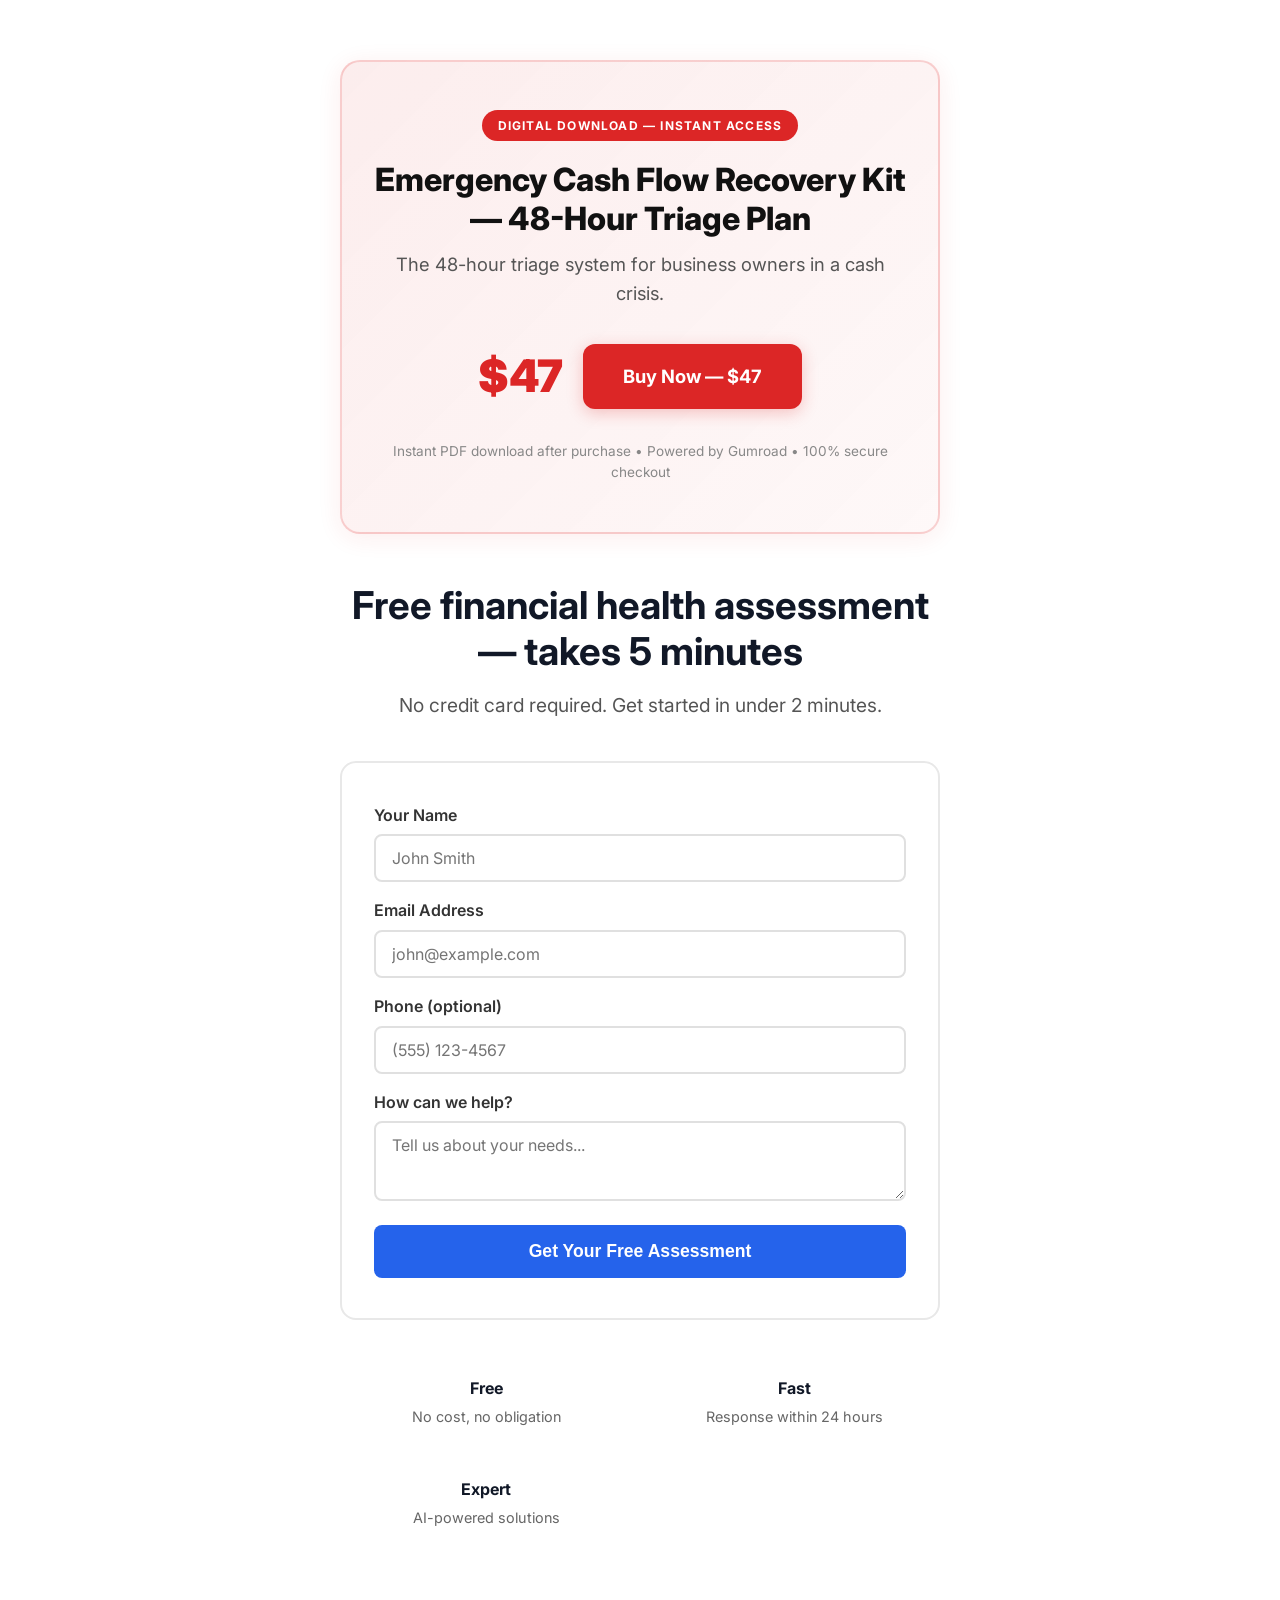
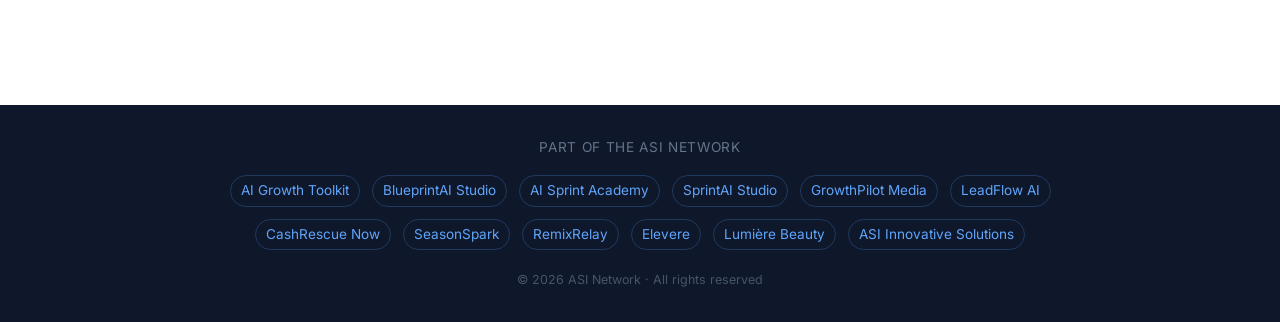
<file: checkout.html>
<!DOCTYPE html>
<html lang="en">
<head>
  <meta charset="utf-8">
  <meta name="viewport" content="width=device-width, initial-scale=1">
  <title>Get Your Free Assessment | Cash Rescue</title>
  <meta name="description" content="Free financial health assessment — takes 5 minutes">
  <meta property="og:title" content="Get Your Free Assessment | Cash Rescue">
  <meta property="og:type" content="website">
  <meta property="og:url" content="https://thecashrescue.com/checkout.html">
  <link rel="canonical" href="https://thecashrescue.com/checkout.html">
  <link rel="preconnect" href="https://fonts.googleapis.com">
  <link rel="preconnect" href="https://fonts.gstatic.com" crossorigin>
  <link href="https://fonts.googleapis.com/css2?family=Inter:wght@400;500;600;700;800&display=swap" rel="stylesheet">
  <link rel="stylesheet" href="./styles.css">
  <style>
    .lead-container { max-width: 640px; margin: 0 auto; padding: 60px 20px; text-align: center; }
    .lead-container h1 { font-size: 2.4rem; margin-bottom: 16px; line-height: 1.2; }
    .lead-container .subtitle { font-size: 1.2rem; color: #555; margin-bottom: 40px; }
    .lead-form { background: #fff; border: 2px solid #e8e8e8; border-radius: 16px; padding: 40px 32px; text-align: left; }
    .lead-form label { display: block; font-weight: 600; margin-bottom: 6px; color: #333; }
    .lead-form input, .lead-form textarea { width: 100%; padding: 12px 16px; border: 2px solid #e0e0e0; border-radius: 8px; font-size: 1rem; margin-bottom: 16px; font-family: inherit; box-sizing: border-box; }
    .lead-form input:focus, .lead-form textarea:focus { border-color: #2563eb; outline: none; }
    .lead-form textarea { min-height: 80px; resize: vertical; }
    .submit-btn { background: #2563eb; color: #fff; border: none; padding: 16px 32px; border-radius: 8px; font-size: 1.1rem; font-weight: 700; cursor: pointer; width: 100%; transition: background 0.2s; }
    .submit-btn:hover { background: #1d4ed8; }
    .success-msg { display: none; background: #dcfce7; border: 2px solid #16a34a; border-radius: 12px; padding: 24px; margin-top: 20px; }
    .success-msg h3 { color: #16a34a; margin-bottom: 8px; }
    .value-props { display: grid; grid-template-columns: repeat(auto-fit, minmax(200px, 1fr)); gap: 16px; margin: 40px 0; text-align: center; }
    .value-prop { padding: 16px; }
    .value-prop h4 { margin-bottom: 4px; }
    .value-prop p { color: #666; font-size: 0.9rem; }
  </style>
</head>
<body>
  <div class="lead-container">
    
  <!-- PRODUCT PURCHASE SECTION -->
  <div class="product-purchase-section" style="background: linear-gradient(135deg, #dc262615, #dc262608); border: 2px solid #dc262630; border-radius: 20px; padding: 48px 32px; margin-bottom: 48px; text-align: center; box-shadow: 0 4px 24px #dc262615;">
    <div style="display:inline-block; background:#dc2626; color:#fff; font-size:0.75rem; font-weight:700; letter-spacing:0.1em; text-transform:uppercase; padding:6px 16px; border-radius:100px; margin-bottom:20px;">Digital Download — Instant Access</div>
    <h2 style="font-size: 2rem; font-weight: 800; color: #111; line-height: 1.2; margin-bottom: 12px;">Emergency Cash Flow Recovery Kit — 48-Hour Triage Plan</h2>
    <p style="font-size: 1.15rem; color: #555; margin-bottom: 32px; max-width: 540px; margin-left: auto; margin-right: auto;">The 48-hour triage system for business owners in a cash crisis.</p>
    <div style="display:flex; align-items:center; justify-content:center; gap:20px; flex-wrap:wrap; margin-bottom: 28px;">
      <div style="font-size: 2.8rem; font-weight: 900; color: #dc2626;">$47</div>
      <a href="https://asinetwork.gumroad.com" target="_blank" rel="noopener" style="display:inline-block; background:#dc2626; color:#fff; padding:18px 40px; border-radius:12px; font-size:1.15rem; font-weight:700; text-decoration:none; transition:opacity 0.2s; box-shadow: 0 4px 16px #dc262640;" onmouseover="this.style.opacity='0.88'" onmouseout="this.style.opacity='1'">
        Buy Now — $47
      </a>
    </div>
    <p style="color:#888; font-size:0.85rem;">Instant PDF download after purchase &bull; Powered by Gumroad &bull; 100% secure checkout</p>
  </div>
  <!-- END PRODUCT PURCHASE SECTION -->
<h1>Free financial health assessment — takes 5 minutes</h1>
    <p class="subtitle">No credit card required. Get started in under 2 minutes.</p>

    <div class="lead-form">
      <form id="lead-form" action="https://formsubmit.co/Autopilot.TikTok.17@gmail.com" method="POST">
        <input type="hidden" name="_subject" value="New Lead from Cash Rescue Website">
        <input type="hidden" name="_captcha" value="false">
        <input type="hidden" name="_next" value="https://thecashrescue.com/thank-you.html">
        <input type="hidden" name="_template" value="box">

        <label for="name">Your Name</label>
        <input type="text" id="name" name="name" placeholder="John Smith" required>

        <label for="email">Email Address</label>
        <input type="email" id="email" name="email" placeholder="john@example.com" required>

        <label for="phone">Phone (optional)</label>
        <input type="tel" id="phone" name="phone" placeholder="(555) 123-4567">

        <label for="message">How can we help?</label>
        <textarea id="message" name="message" placeholder="Tell us about your needs..."></textarea>

        <button type="submit" class="submit-btn">Get Your Free Assessment</button>
      </form>
    </div>

    <div class="value-props">
      <div class="value-prop">
        <h4>Free</h4>
        <p>No cost, no obligation</p>
      </div>
      <div class="value-prop">
        <h4>Fast</h4>
        <p>Response within 24 hours</p>
      </div>
      <div class="value-prop">
        <h4>Expert</h4>
        <p>AI-powered solutions</p>
      </div>
    </div>
  </div>

  <script>
  (function(){
    var bid='b17',page='checkout.html';
    var key='asi_pv_'+bid;
    var today=new Date().toISOString().slice(0,10);
    var stored=JSON.parse(localStorage.getItem(key)||'{}');
    if(stored.date!==today)stored={date:today,views:0};
    stored.views++;
    localStorage.setItem(key,JSON.stringify(stored));
  })();
  </script>


<div class="asi-network-footer" style="background:#0f172a;color:#94a3b8;padding:32px 20px;margin-top:60px;text-align:center;">
  <p style="font-size:0.85rem;margin-bottom:16px;color:#64748b;letter-spacing:0.05em;text-transform:uppercase;">Part of the ASI Network</p>
  <div style="display:flex;flex-wrap:wrap;justify-content:center;gap:12px;max-width:900px;margin:0 auto;">
    <a href="https://growthkithq.com" style="color:#60a5fa;text-decoration:none;font-size:0.85rem;padding:4px 10px;border:1px solid #1e3a5f;border-radius:20px;">AI Growth Toolkit</a>
    <a href="https://blueprintaistudios.com" style="color:#60a5fa;text-decoration:none;font-size:0.85rem;padding:4px 10px;border:1px solid #1e3a5f;border-radius:20px;">BlueprintAI Studio</a>
    <a href="https://aisprintacademy.com" style="color:#60a5fa;text-decoration:none;font-size:0.85rem;padding:4px 10px;border:1px solid #1e3a5f;border-radius:20px;">AI Sprint Academy</a>
    <a href="https://sprintaistudios.com" style="color:#60a5fa;text-decoration:none;font-size:0.85rem;padding:4px 10px;border:1px solid #1e3a5f;border-radius:20px;">SprintAI Studio</a>
    <a href="https://thegrowthpilothq.com" style="color:#60a5fa;text-decoration:none;font-size:0.85rem;padding:4px 10px;border:1px solid #1e3a5f;border-radius:20px;">GrowthPilot Media</a>
    <a href="https://theleadflowhq.com" style="color:#60a5fa;text-decoration:none;font-size:0.85rem;padding:4px 10px;border:1px solid #1e3a5f;border-radius:20px;">LeadFlow AI</a>
    <a href="https://thecashrescue.com" style="color:#60a5fa;text-decoration:none;font-size:0.85rem;padding:4px 10px;border:1px solid #1e3a5f;border-radius:20px;">CashRescue Now</a>
    <a href="https://myseasonalspark.com" style="color:#60a5fa;text-decoration:none;font-size:0.85rem;padding:4px 10px;border:1px solid #1e3a5f;border-radius:20px;">SeasonSpark</a>
    <a href="https://vfaistudios.com" style="color:#60a5fa;text-decoration:none;font-size:0.85rem;padding:4px 10px;border:1px solid #1e3a5f;border-radius:20px;">RemixRelay</a>
    <a href="https://elevstyle.com" style="color:#60a5fa;text-decoration:none;font-size:0.85rem;padding:4px 10px;border:1px solid #1e3a5f;border-radius:20px;">Elevere</a>
    <a href="https://lumiereglowco.com" style="color:#60a5fa;text-decoration:none;font-size:0.85rem;padding:4px 10px;border:1px solid #1e3a5f;border-radius:20px;">Lumière Beauty</a>
    <a href="https://asiinnovativesolutions.com" style="color:#60a5fa;text-decoration:none;font-size:0.85rem;padding:4px 10px;border:1px solid #1e3a5f;border-radius:20px;">ASI Innovative Solutions</a>
  </div>
  <p style="font-size:0.78rem;margin-top:20px;color:#475569;">© 2026 ASI Network · All rights reserved</p>
</div>

</body>
</html>
</file>
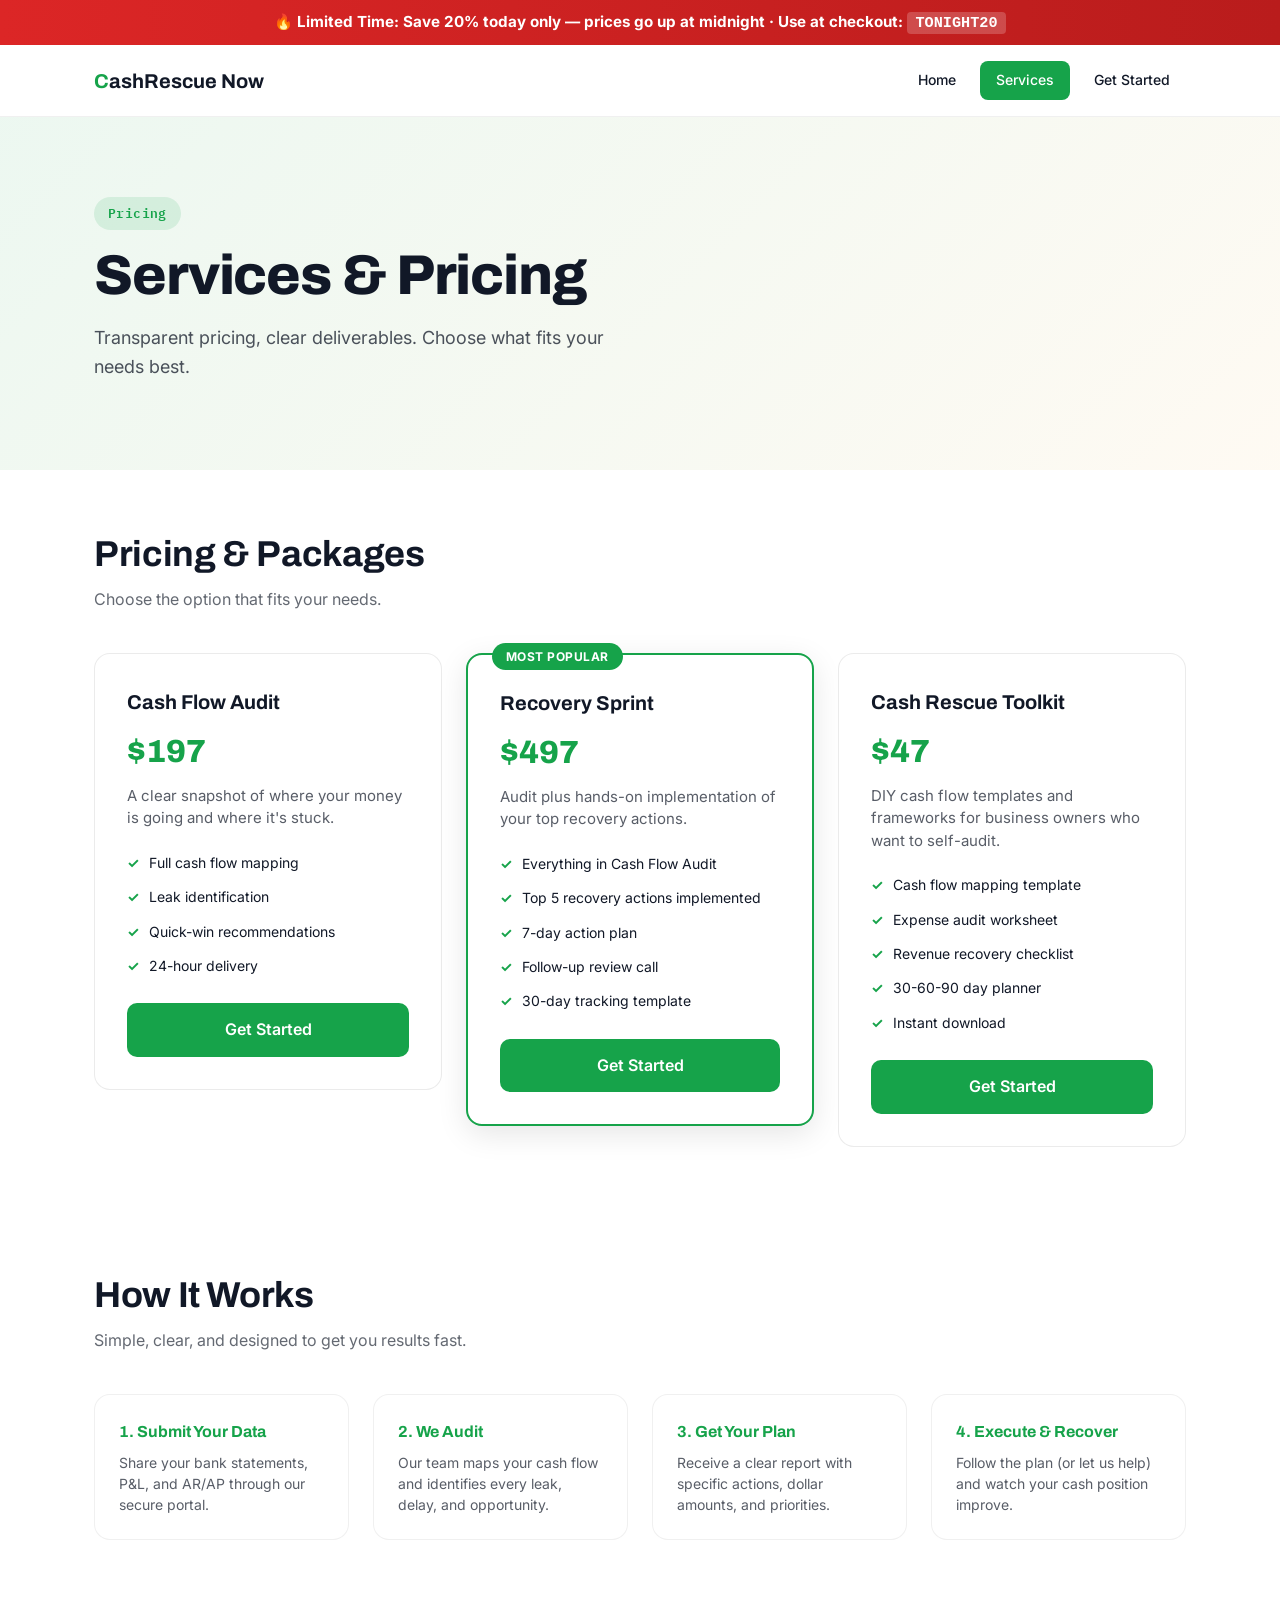
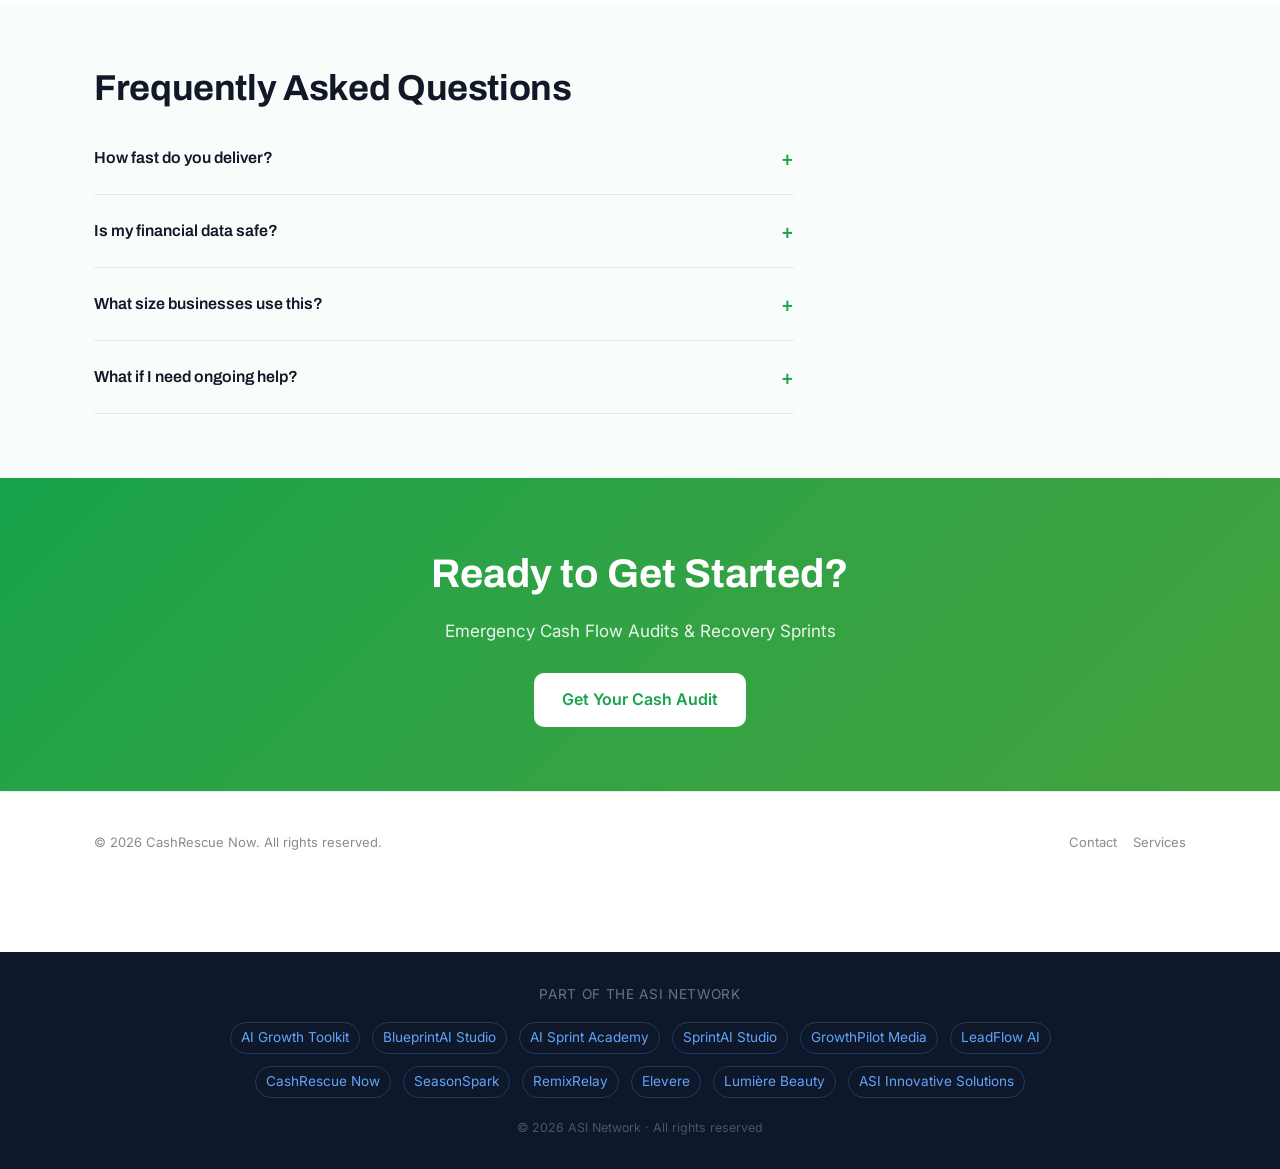
<file: offer.html>
<div style="background:linear-gradient(90deg,#dc2626,#b91c1c);color:white;text-align:center;padding:10px 20px;font-weight:700;font-size:0.95rem;position:sticky;top:0;z-index:9999;">
  🔥 Limited Time: Save 20% today only — prices go up at midnight · Use at checkout: <span style="background:rgba(255,255,255,0.2);padding:2px 8px;border-radius:4px;font-family:monospace;">TONIGHT20</span>
</div><!DOCTYPE html>
<html lang="en">
<head>
  <meta charset="utf-8">
  <meta name="viewport" content="width=device-width, initial-scale=1">
  <title>Services &amp; Pricing | CashRescue Now</title>
  <meta name="description" content="When cash flow is tight, you need fast answers — not a 6-week consulting engagement. Get a clear audit, specific action steps, and a recovery plan within 24-48 hours.">
  <meta property="og:title" content="Services &amp; Pricing | CashRescue Now">
  <meta property="og:description" content="When cash flow is tight, you need fast answers — not a 6-week consulting engagement. Get a clear audit, specific action steps, and a recovery plan within 24-48 hours.">
  <meta property="og:type" content="website">
  <meta property="og:url" content="https://thecashrescue.com/">
  <meta name="twitter:card" content="summary">
  <meta name="twitter:title" content="Services &amp; Pricing | CashRescue Now">
  <meta name="twitter:description" content="When cash flow is tight, you need fast answers — not a 6-week consulting engagement. Get a clear audit, specific action steps, and a recovery plan within 24-48 hours.">
  <link rel="preconnect" href="https://fonts.googleapis.com">
  <link rel="preconnect" href="https://fonts.gstatic.com" crossorigin>
  <link href="https://fonts.googleapis.com/css2?family=Archivo:wght@400;500;600;700;800&family=Inter:wght@400;500;600;700;800&family=IBM+Plex+Mono:wght@400;500;600;700;800&display=swap" rel="stylesheet">
  <link rel="stylesheet" href="./styles.css">
</head>
<body data-business-id="b17">
  <header class="site-header">
    <div class="container">
      <a href="./index.html" class="logo"><span>C</span>ashRescue Now</a>
      <nav class="nav-links">
    <a href="./index.html">Home</a>
    <a href="./offer.html" class="active">Services</a>
    <a href="./checkout.html">Get Started</a>
      </nav>
    </div>
  </header>
  <section class="hero-section">
    <div class="container">
      <div class="hero-content">
        <div class="hero-badge">Pricing</div>
        <h1>Services & Pricing</h1>
        <p>Transparent pricing, clear deliverables. Choose what fits your needs best.</p>
      </div>
    </div>
  </section>
  <section class="section">
    <div class="container">
      <h2 class="section-title">Pricing & Packages</h2>
      <p class="section-subtitle">Choose the option that fits your needs.</p>
      <div class="offers-grid">
        <div class="offer-card">
          <h3>Cash Flow Audit</h3>
          <div class="offer-price">$197</div>
          <p>A clear snapshot of where your money is going and where it&#x27;s stuck.</p>
          <ul>
          <li>Full cash flow mapping</li>
          <li>Leak identification</li>
          <li>Quick-win recommendations</li>
          <li>24-hour delivery</li>
          </ul>
          <a href="./checkout.html" class="btn btn-primary">Get Started</a>
        </div>
        <div class="offer-card featured">
          <h3>Recovery Sprint</h3>
          <div class="offer-price">$497</div>
          <p>Audit plus hands-on implementation of your top recovery actions.</p>
          <ul>
          <li>Everything in Cash Flow Audit</li>
          <li>Top 5 recovery actions implemented</li>
          <li>7-day action plan</li>
          <li>Follow-up review call</li>
          <li>30-day tracking template</li>
          </ul>
          <a href="./checkout.html" class="btn btn-primary">Get Started</a>
        </div>
        <div class="offer-card">
          <h3>Cash Rescue Toolkit</h3>
          <div class="offer-price">$47</div>
          <p>DIY cash flow templates and frameworks for business owners who want to self-audit.</p>
          <ul>
          <li>Cash flow mapping template</li>
          <li>Expense audit worksheet</li>
          <li>Revenue recovery checklist</li>
          <li>30-60-90 day planner</li>
          <li>Instant download</li>
          </ul>
          <a href="./checkout.html" class="btn btn-primary">Get Started</a>
        </div>
      </div>
    </div>
  </section>
  <section class="section">
    <div class="container">
      <h2 class="section-title">How It Works</h2>
      <p class="section-subtitle">Simple, clear, and designed to get you results fast.</p>
      <div class="process-grid">
        <div class="process-step">
          <h3>1. Submit Your Data</h3>
          <p>Share your bank statements, P&amp;L, and AR/AP through our secure portal.</p>
        </div>
        <div class="process-step">
          <h3>2. We Audit</h3>
          <p>Our team maps your cash flow and identifies every leak, delay, and opportunity.</p>
        </div>
        <div class="process-step">
          <h3>3. Get Your Plan</h3>
          <p>Receive a clear report with specific actions, dollar amounts, and priorities.</p>
        </div>
        <div class="process-step">
          <h3>4. Execute &amp; Recover</h3>
          <p>Follow the plan (or let us help) and watch your cash position improve.</p>
        </div>
      </div>
    </div>
  </section>
  <section class="section section-alt">
    <div class="container">
      <h2 class="section-title">Frequently Asked Questions</h2>
      <div class="faq-list">
        <details class="faq-item">
          <summary>How fast do you deliver?</summary>
          <p>Cash Flow Audit: 24 hours. Recovery Sprint: 48 hours for initial plan, 7 days for implementation. Toolkit: instant download.</p>
        </details>
        <details class="faq-item">
          <summary>Is my financial data safe?</summary>
          <p>Yes. We use encrypted file transfers, access data only during the engagement, and permanently delete all files upon completion.</p>
        </details>
        <details class="faq-item">
          <summary>What size businesses use this?</summary>
          <p>Businesses doing $50K-$5M annual revenue. Our frameworks scale across service, product, and hybrid models.</p>
        </details>
        <details class="faq-item">
          <summary>What if I need ongoing help?</summary>
          <p>After the initial engagement, we offer monthly cash flow monitoring at $197/month with priority support.</p>
        </details>
      </div>
    </div>
  </section>
  <section class="cta-section">
    <div class="container">
      <h2>Ready to Get Started?</h2>
      <p>Emergency Cash Flow Audits &amp; Recovery Sprints</p>
      <a href="./offer.html" class="btn btn-primary">Get Your Cash Audit</a>
    </div>
  </section>
  <footer class="site-footer">
    <div class="container">
      <div class="footer-content">
        <p>&copy; 2026 CashRescue Now. All rights reserved.</p>
        <div class="footer-links">
          <a href="mailto:support@thecashrescue.com">Contact</a>
          <a href="./offer.html">Services</a>
        </div>
      </div>
    </div>
  </footer>
  <script>
  (function(){
    var bid='b17',page=location.pathname.split('/').pop()||'index.html';
    var key='asi_pv_'+bid;
    try{var d=JSON.parse(localStorage.getItem(key)||'{}');d[page]=(d[page]||0)+1;d._total=(d._total||0)+1;d._last=new Date().toISOString();d._ref=document.referrer||'direct';localStorage.setItem(key,JSON.stringify(d));}catch(e){}
    if(window.ASI_ANALYTICS_URL){try{navigator.sendBeacon(window.ASI_ANALYTICS_URL,JSON.stringify({business_id:bid,page:page,referrer:document.referrer||'direct',timestamp:new Date().toISOString(),ua:navigator.userAgent}));}catch(e){}}
  })();
  </script>


<div class="asi-network-footer" style="background:#0f172a;color:#94a3b8;padding:32px 20px;margin-top:60px;text-align:center;">
  <p style="font-size:0.85rem;margin-bottom:16px;color:#64748b;letter-spacing:0.05em;text-transform:uppercase;">Part of the ASI Network</p>
  <div style="display:flex;flex-wrap:wrap;justify-content:center;gap:12px;max-width:900px;margin:0 auto;">
    <a href="https://growthkithq.com" style="color:#60a5fa;text-decoration:none;font-size:0.85rem;padding:4px 10px;border:1px solid #1e3a5f;border-radius:20px;">AI Growth Toolkit</a>
    <a href="https://blueprintaistudios.com" style="color:#60a5fa;text-decoration:none;font-size:0.85rem;padding:4px 10px;border:1px solid #1e3a5f;border-radius:20px;">BlueprintAI Studio</a>
    <a href="https://aisprintacademy.com" style="color:#60a5fa;text-decoration:none;font-size:0.85rem;padding:4px 10px;border:1px solid #1e3a5f;border-radius:20px;">AI Sprint Academy</a>
    <a href="https://sprintaistudios.com" style="color:#60a5fa;text-decoration:none;font-size:0.85rem;padding:4px 10px;border:1px solid #1e3a5f;border-radius:20px;">SprintAI Studio</a>
    <a href="https://thegrowthpilothq.com" style="color:#60a5fa;text-decoration:none;font-size:0.85rem;padding:4px 10px;border:1px solid #1e3a5f;border-radius:20px;">GrowthPilot Media</a>
    <a href="https://theleadflowhq.com" style="color:#60a5fa;text-decoration:none;font-size:0.85rem;padding:4px 10px;border:1px solid #1e3a5f;border-radius:20px;">LeadFlow AI</a>
    <a href="https://thecashrescue.com" style="color:#60a5fa;text-decoration:none;font-size:0.85rem;padding:4px 10px;border:1px solid #1e3a5f;border-radius:20px;">CashRescue Now</a>
    <a href="https://myseasonalspark.com" style="color:#60a5fa;text-decoration:none;font-size:0.85rem;padding:4px 10px;border:1px solid #1e3a5f;border-radius:20px;">SeasonSpark</a>
    <a href="https://vfaistudios.com" style="color:#60a5fa;text-decoration:none;font-size:0.85rem;padding:4px 10px;border:1px solid #1e3a5f;border-radius:20px;">RemixRelay</a>
    <a href="https://elevstyle.com" style="color:#60a5fa;text-decoration:none;font-size:0.85rem;padding:4px 10px;border:1px solid #1e3a5f;border-radius:20px;">Elevere</a>
    <a href="https://lumiereglowco.com" style="color:#60a5fa;text-decoration:none;font-size:0.85rem;padding:4px 10px;border:1px solid #1e3a5f;border-radius:20px;">Lumière Beauty</a>
    <a href="https://asiinnovativesolutions.com" style="color:#60a5fa;text-decoration:none;font-size:0.85rem;padding:4px 10px;border:1px solid #1e3a5f;border-radius:20px;">ASI Innovative Solutions</a>
  </div>
  <p style="font-size:0.78rem;margin-top:20px;color:#475569;">© 2026 ASI Network · All rights reserved</p>
</div>

</body>
</html>
</file>
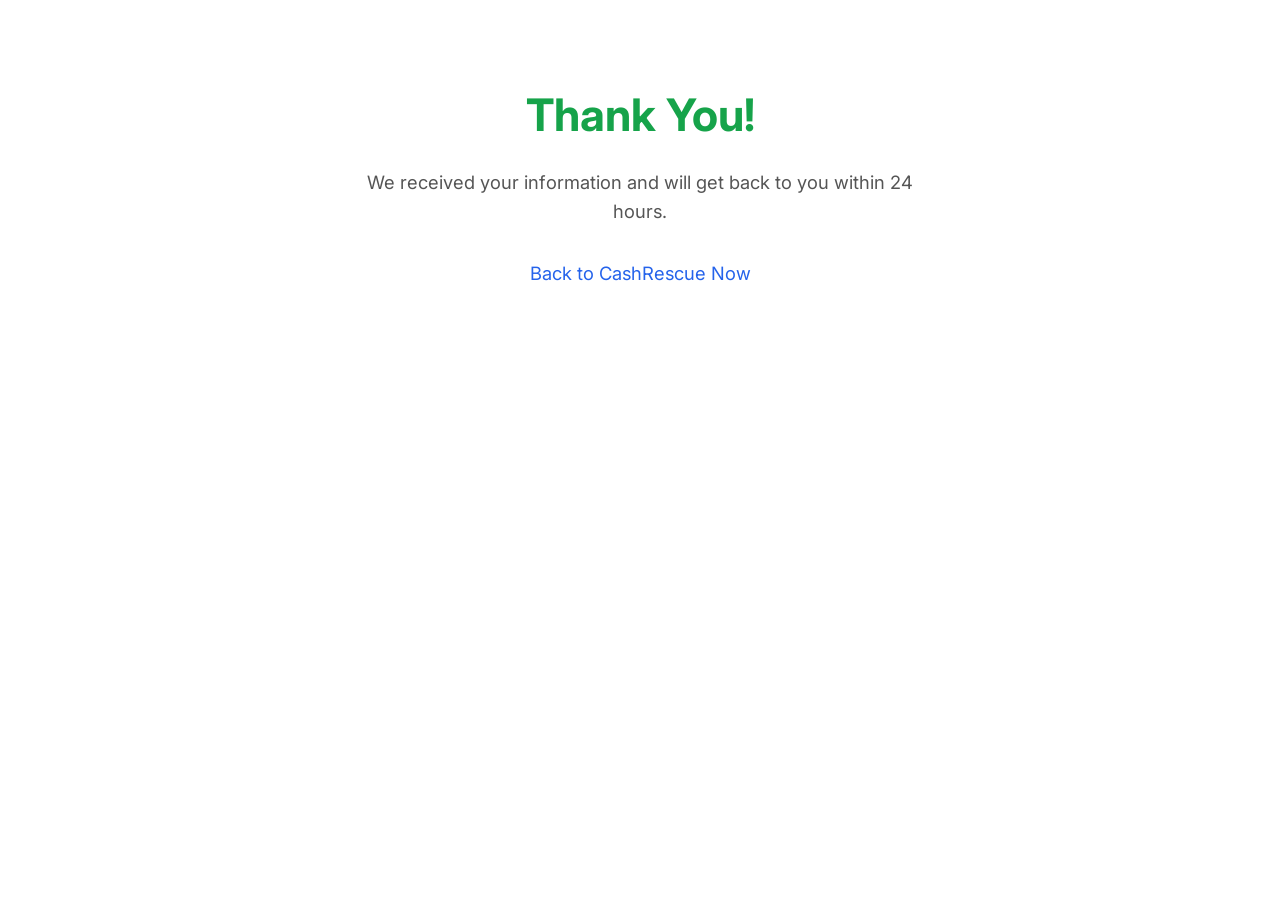
<file: thank-you.html>
<!DOCTYPE html>
<html lang="en">
<head>
  <meta charset="utf-8">
  <meta name="viewport" content="width=device-width, initial-scale=1">
  <title>Thank You | CashRescue Now</title>
  <link rel="preconnect" href="https://fonts.googleapis.com">
  <link rel="preconnect" href="https://fonts.gstatic.com" crossorigin>
  <link href="https://fonts.googleapis.com/css2?family=Inter:wght@400;500;600;700;800&display=swap" rel="stylesheet">
  <link rel="stylesheet" href="./styles.css">
  <style>
    .ty-container { max-width: 640px; margin: 0 auto; padding: 80px 20px; text-align: center; }
    .ty-container h1 { font-size: 2.8rem; margin-bottom: 16px; color: #16a34a; }
    .ty-container p { font-size: 1.15rem; color: #555; line-height: 1.6; }
    .ty-container a { color: #2563eb; }
  </style>
</head>
<body>
  <div class="ty-container">
    <h1>Thank You!</h1>
    <p>We received your information and will get back to you within 24 hours.</p>
    <p style="margin-top:32px;"><a href="/">Back to CashRescue Now</a></p>
  </div>
</body>
</html>
</file>
<file: styles.css>
:root {
  --primary: #16A34A;
  --secondary: #F59E0B;
  --accent: #DC2626;
  --ink: #111827;
  --surface: #FFFFFF;
  --display: 'Archivo', system-ui, sans-serif;
  --body: 'Inter', system-ui, sans-serif;
  --accent-font: 'IBM Plex Mono', system-ui, sans-serif;
}
*{box-sizing:border-box;margin:0;padding:0;}
body{
  font-family:var(--body);color:var(--ink);background:var(--surface);
  line-height:1.6;-webkit-font-smoothing:antialiased;
}
a{color:var(--primary);text-decoration:none;}
a:hover{text-decoration:underline;}
img{max-width:100%;height:auto;}

/* Layout */
.container{max-width:1140px;margin:0 auto;padding:0 24px;}

/* Header */
.site-header{
  padding:16px 0;border-bottom:1px solid rgba(0,0,0,0.06);
  background:rgba(255,255,255,0.95);backdrop-filter:blur(10px);
  position:sticky;top:0;z-index:100;
}
.site-header .container{display:flex;align-items:center;justify-content:space-between;gap:16px;flex-wrap:wrap;}
.logo{font-family:var(--display);font-size:20px;font-weight:700;color:var(--ink);text-decoration:none;}
.logo:hover{text-decoration:none;}
.logo span{color:var(--primary);}
.nav-links{display:flex;gap:8px;align-items:center;flex-wrap:wrap;}
.nav-links a{
  padding:8px 16px;border-radius:8px;font-size:14px;font-weight:500;
  color:var(--ink);text-decoration:none;transition:all .2s;
}
.nav-links a:hover{background:rgba(0,0,0,0.04);text-decoration:none;}
.nav-links a.active{background:var(--primary);color:#fff;}

/* Hero */
.hero-section{
  padding:80px 0 60px;
  background:linear-gradient(135deg,
    color-mix(in srgb, var(--primary) 8%, var(--surface)),
    color-mix(in srgb, var(--secondary) 5%, var(--surface)));
}
.hero-content{max-width:680px;}
.hero-badge{
  display:inline-block;padding:6px 14px;border-radius:100px;
  background:color-mix(in srgb, var(--primary) 12%, transparent);
  color:var(--primary);font-size:13px;font-weight:600;
  font-family:var(--accent-font);letter-spacing:0.03em;margin-bottom:16px;
}
.hero-content h1{
  font-family:var(--display);font-size:clamp(32px,5vw,56px);
  font-weight:800;line-height:1.08;letter-spacing:-0.02em;margin-bottom:18px;color:var(--ink);
}
.hero-content p{font-size:18px;line-height:1.6;color:color-mix(in srgb,var(--ink) 75%,transparent);max-width:560px;margin-bottom:28px;}
.btn{
  display:inline-block;padding:14px 28px;border-radius:10px;
  font-size:16px;font-weight:600;text-decoration:none;transition:all .2s;cursor:pointer;border:none;
}
.btn:hover{text-decoration:none;transform:translateY(-1px);box-shadow:0 4px 16px rgba(0,0,0,0.12);}
.btn-primary{background:var(--primary);color:#fff;}
.btn-secondary{background:transparent;color:var(--primary);border:2px solid var(--primary);}
.btn-group{display:flex;gap:12px;flex-wrap:wrap;}

/* Sections */
.section{padding:64px 0;}
.section-alt{background:color-mix(in srgb,var(--primary) 3%,var(--surface));}
.section-title{
  font-family:var(--display);font-size:clamp(24px,3.5vw,36px);
  font-weight:700;line-height:1.15;letter-spacing:-0.01em;margin-bottom:12px;
}
.section-subtitle{font-size:16px;color:color-mix(in srgb,var(--ink) 65%,transparent);max-width:560px;margin-bottom:40px;}

/* Feature grid */
.features-grid{display:grid;grid-template-columns:repeat(auto-fit,minmax(300px,1fr));gap:24px;}
.feature-card{
  padding:28px;border-radius:16px;background:#fff;
  border:1px solid rgba(0,0,0,0.06);transition:box-shadow .2s;
}
.feature-card:hover{box-shadow:0 8px 30px rgba(0,0,0,0.08);}
.feature-card h3{font-family:var(--display);font-size:18px;font-weight:700;margin-bottom:8px;}
.feature-card p{font-size:15px;color:color-mix(in srgb,var(--ink) 70%,transparent);line-height:1.5;}

/* Offer cards */
.offers-grid{display:grid;grid-template-columns:repeat(auto-fit,minmax(280px,1fr));gap:24px;align-items:start;}
.offer-card{
  padding:32px;border-radius:16px;background:#fff;
  border:1px solid rgba(0,0,0,0.08);position:relative;
}
.offer-card.featured{border:2px solid var(--primary);box-shadow:0 8px 30px rgba(0,0,0,0.1);}
.offer-card.featured::before{
  content:'Most Popular';position:absolute;top:-12px;left:24px;
  padding:4px 14px;border-radius:100px;background:var(--primary);color:#fff;
  font-size:12px;font-weight:700;letter-spacing:0.04em;text-transform:uppercase;
}
.offer-card h3{font-family:var(--display);font-size:20px;font-weight:700;margin-bottom:4px;}
.offer-price{font-size:32px;font-weight:800;color:var(--primary);font-family:var(--display);margin:8px 0;}
.offer-card>p{font-size:15px;color:color-mix(in srgb,var(--ink) 70%,transparent);margin-bottom:16px;line-height:1.5;}
.offer-card ul{list-style:none;margin-bottom:20px;}
.offer-card ul li{padding:6px 0;font-size:14px;color:var(--ink);position:relative;padding-left:22px;}
.offer-card ul li::before{content:'✓';position:absolute;left:0;color:var(--primary);font-weight:700;}
.offer-card .btn{width:100%;text-align:center;}

/* Process */
.process-grid{display:grid;grid-template-columns:repeat(auto-fit,minmax(220px,1fr));gap:24px;counter-reset:process;}
.process-step{padding:24px;border-radius:16px;background:#fff;border:1px solid rgba(0,0,0,0.06);}
.process-step h3{font-family:var(--display);font-size:16px;font-weight:700;margin-bottom:8px;color:var(--primary);}
.process-step p{font-size:14px;color:color-mix(in srgb,var(--ink) 70%,transparent);line-height:1.5;}

/* FAQ */
.faq-list{max-width:700px;}
.faq-item{border-bottom:1px solid rgba(0,0,0,0.08);padding:20px 0;}
.faq-item summary{
  font-family:var(--display);font-size:16px;font-weight:600;cursor:pointer;
  list-style:none;display:flex;justify-content:space-between;align-items:center;
}
.faq-item summary::after{content:'+';font-size:20px;color:var(--primary);transition:transform .2s;}
.faq-item[open] summary::after{content:'−';}
.faq-item p{margin-top:12px;font-size:15px;color:color-mix(in srgb,var(--ink) 75%,transparent);line-height:1.6;}

/* Proof */
.proof-grid{display:grid;grid-template-columns:repeat(auto-fit,minmax(300px,1fr));gap:24px;}
.proof-card{padding:28px;border-radius:16px;background:#fff;border:1px solid rgba(0,0,0,0.06);}
.proof-card blockquote{font-size:16px;font-style:italic;line-height:1.6;color:var(--ink);margin-bottom:12px;}
.proof-card cite{font-size:14px;font-weight:600;color:var(--primary);font-style:normal;}

/* CTA Footer */
.cta-section{
  padding:64px 0;text-align:center;
  background:linear-gradient(135deg,var(--primary),color-mix(in srgb,var(--primary) 80%,var(--secondary)));
  color:#fff;
}
.cta-section h2{font-family:var(--display);font-size:clamp(24px,4vw,40px);font-weight:700;margin-bottom:12px;color:#fff;}
.cta-section p{font-size:17px;opacity:.9;margin-bottom:28px;max-width:500px;margin-left:auto;margin-right:auto;}
.cta-section .btn-primary{background:#fff;color:var(--primary);}

/* Footer */
.site-footer{padding:40px 0;border-top:1px solid rgba(0,0,0,0.08);}
.footer-content{display:flex;justify-content:space-between;align-items:center;flex-wrap:wrap;gap:16px;}
.footer-content p{font-size:13px;color:color-mix(in srgb,var(--ink) 50%,transparent);}
.footer-links{display:flex;gap:16px;}
.footer-links a{font-size:13px;color:color-mix(in srgb,var(--ink) 50%,transparent);}
.footer-links a:hover{color:var(--primary);}

/* Network grid (B0 only) */
.network-grid{display:grid;grid-template-columns:repeat(auto-fit,minmax(300px,1fr));gap:20px;}
.network-card{
  padding:24px;border-radius:16px;background:#fff;
  border:1px solid rgba(0,0,0,0.06);transition:all .2s;
}
.network-card:hover{box-shadow:0 8px 30px rgba(0,0,0,0.08);transform:translateY(-2px);}
.network-card h3{font-family:var(--display);font-size:17px;font-weight:700;margin-bottom:4px;}
.network-card p{font-size:14px;color:color-mix(in srgb,var(--ink) 65%,transparent);margin-bottom:12px;}
.network-card a{font-size:14px;font-weight:600;}

/* Email capture */
.email-form{display:flex;gap:10px;flex-wrap:wrap;max-width:460px;}
.email-form input{
  flex:1;min-width:200px;padding:12px 16px;border:2px solid rgba(0,0,0,0.1);
  border-radius:10px;font-size:15px;font-family:var(--body);
}
.email-form input:focus{outline:none;border-color:var(--primary);}

/* Responsive */
@media(max-width:768px){
  .hero-section{padding:48px 0 40px;}
  .hero-content h1{font-size:28px;}
  .features-grid,.offers-grid,.process-grid,.proof-grid,.network-grid{grid-template-columns:1fr;}
  .nav-links{gap:4px;}
  .nav-links a{padding:6px 10px;font-size:13px;}
  .footer-content{flex-direction:column;text-align:center;}
}

/* ── Lead Capture ── */
.lead-capture {
  background: var(--surface, #f8f9fa);
  border: 2px solid var(--primary, #2563eb);
  border-radius: 12px;
  padding: 2rem;
  margin: 3rem auto;
  max-width: 540px;
  text-align: center;
}
.lead-capture h3 {
  font-family: var(--display, sans-serif);
  color: var(--ink, #1a1a2e);
  margin-bottom: 0.5rem;
  font-size: 1.4rem;
}
.lead-capture p {
  color: var(--ink, #333);
  margin-bottom: 1.5rem;
  font-size: 0.95rem;
}
.lead-capture form {
  display: flex;
  flex-direction: column;
  gap: 0.75rem;
  align-items: center;
}
.lead-capture input[type="email"] {
  width: 100%;
  max-width: 360px;
  padding: 0.75rem 1rem;
  border: 1px solid #ccc;
  border-radius: 8px;
  font-size: 1rem;
}
.lead-capture button {
  background: var(--primary, #2563eb);
  color: #fff;
  border: none;
  padding: 0.75rem 2rem;
  border-radius: 8px;
  font-size: 1rem;
  font-weight: 600;
  cursor: pointer;
  transition: opacity 0.2s;
}
.lead-capture button:hover {
  opacity: 0.9;
}
.lead-capture .privacy-note {
  font-size: 0.75rem;
  color: #888;
  margin-top: 0.5rem;
}
</file>
